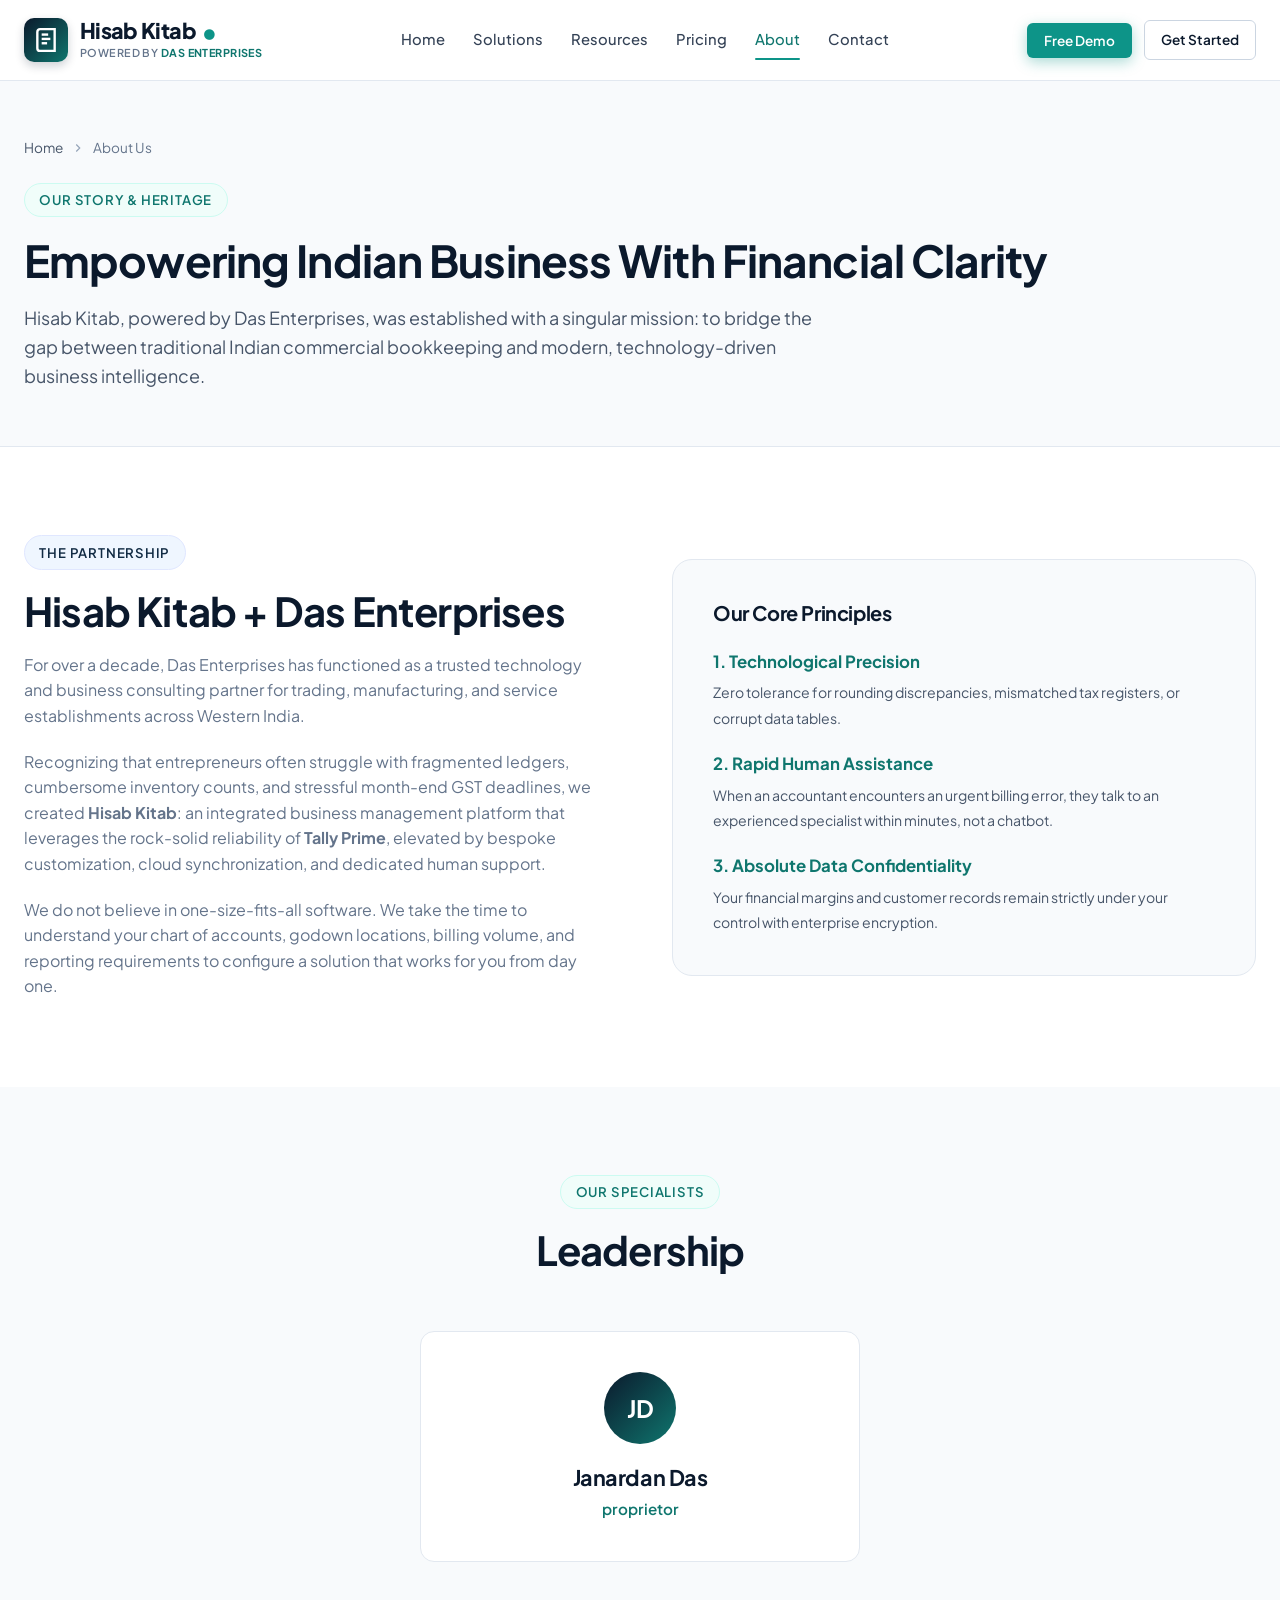
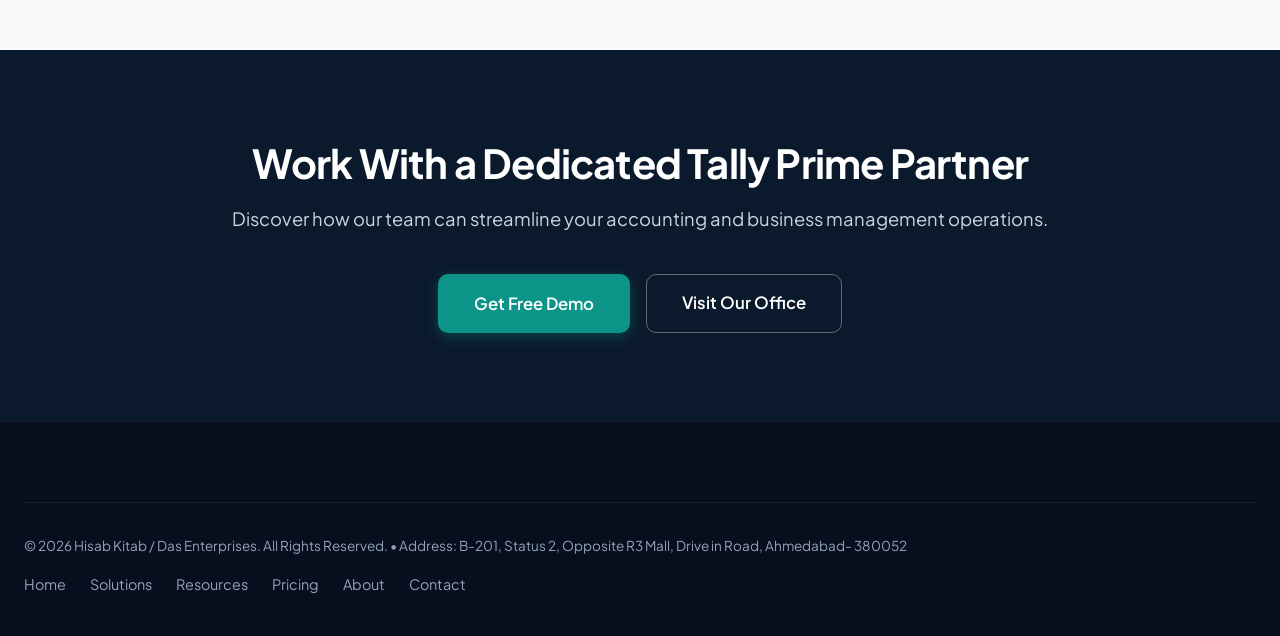
<file: about.html>
<!DOCTYPE html>
<html lang="en">
<head>
  <meta charset="UTF-8">
  <meta name="viewport" content="width=device-width, initial-scale=1.0">
  <title>About Us | Hisab Kitab - Powered by Das Enterprises</title>
  <meta name="description" content="Learn about Hisab Kitab and our strategic partnership with Das Enterprises. Delivering enterprise-grade Tally Prime accounting, GST compliance, and business automation in India.">
  <link rel="icon" type="image/svg+xml" href="data:image/svg+xml,<svg xmlns='http://www.w3.org/2000/svg' viewBox='0 0 32 32'><rect width='32' height='32' rx='8' fill='%230B192C'/><path d='M9 8h4v16H9zm10 0h4v16h-4zm-7 6h4v4h-4z' fill='%2314B8A6'/></svg>">
  <link rel="stylesheet" href="css/style.css">
</head>
<body>

  <!-- HEADER -->
  <header class="site-header">
    <div class="container nav-container">
      <a href="index.html" class="brand-wrapper">
        <div class="brand-logo-icon">
          <svg width="26" height="26" viewBox="0 0 24 24" fill="none" stroke="currentColor" stroke-width="2.2">
            <path d="M4 19.5v-15A2.5 2.5 0 0 1 6.5 2H20v20H6.5a2.5 2.5 0 0 1-2.5-2.5Z"></path>
            <path d="M8 7h6"></path><path d="M8 11h8"></path><path d="M8 15h5"></path>
          </svg>
        </div>
        <div class="brand-text-block">
          <span class="brand-name">Hisab Kitab<span class="accent-dot">•</span></span>
          <span class="brand-partner">Powered by <strong>Das Enterprises</strong></span>
        </div>
      </a>

      <nav class="nav-menu">
        <a href="index.html" class="nav-link">Home</a>
        <a href="solutions.html" class="nav-link">Solutions</a>
        <a href="resources.html" class="nav-link">Resources</a>
        <a href="pricing.html" class="nav-link">Pricing</a>
        <a href="about.html" class="nav-link active">About</a>
        <a href="contact.html" class="nav-link">Contact</a>
      </nav>

      <div class="header-actions">
        <button class="btn btn-primary btn-sm btn-free-demo" data-open-modal="demoModal">Free Demo</button>
        <a href="get-started.html" class="btn btn-outline btn-sm">Get Started</a>
        <button class="mobile-toggle" aria-label="Open Navigation Menu">
          <svg viewBox="0 0 24 24" fill="none" stroke="currentColor" stroke-width="2">
            <line x1="3" y1="12" x2="21" y2="12"></line>
            <line x1="3" y1="6" x2="21" y2="6"></line>
            <line x1="3" y1="18" x2="21" y2="18"></line>
          </svg>
        </button>
      </div>
    </div>
  </header>

  <!-- Mobile Drawer -->
  <div class="drawer-backdrop"></div>
  <aside class="mobile-drawer">
    <div class="drawer-header">
      <div class="brand-text-block">
        <span class="brand-name">Hisab Kitab</span>
        <span class="brand-partner">Powered by <strong>Das Enterprises</strong></span>
      </div>
      <button class="drawer-close" aria-label="Close menu">
        <svg width="24" height="24" viewBox="0 0 24 24" fill="none" stroke="currentColor" stroke-width="2"><line x1="18" y1="6" x2="6" y2="18"></line><line x1="6" y1="6" x2="18" y2="18"></line></svg>
      </button>
    </div>
    <div class="drawer-menu">
      <a href="index.html" class="drawer-link">Home</a>
      <a href="solutions.html" class="drawer-link">Solutions</a>
      <a href="resources.html" class="drawer-link">Resources</a>
      <a href="pricing.html" class="drawer-link">Pricing</a>
      <a href="about.html" class="drawer-link active">About</a>
      <a href="contact.html" class="drawer-link">Contact</a>
    </div>
    <div class="drawer-actions">
      <button class="btn btn-primary btn-free-demo" data-open-modal="demoModal">Get a Free Demo</button>
      <a href="get-started.html" class="btn btn-outline">Get Started</a>
    </div>
  </aside>

  <!-- BREADCRUMBS & HERO -->
  <section class="section-sm bg-light" style="border-bottom: 1px solid var(--slate-200);">
    <div class="container">
      <nav class="breadcrumbs">
        <a href="index.html">Home</a>
        <svg viewBox="0 0 24 24" fill="none" stroke="currentColor" stroke-width="2"><polyline points="9 18 15 12 9 6"></polyline></svg>
        <span>About Us</span>
      </nav>
      <div class="section-badge badge-teal">Our Story &amp; Heritage</div>
      <h1 style="font-size: 2.75rem; margin-bottom: 1rem;">Empowering Indian Business With Financial Clarity</h1>
      <p class="section-subtitle" style="max-width: 800px;">
        Hisab Kitab, powered by Das Enterprises, was established with a singular mission: to bridge the gap between traditional Indian commercial bookkeeping and modern, technology-driven business intelligence.
      </p>
    </div>
  </section>

  <!-- COMPANY STORY -->
  <section class="section bg-white">
    <div class="container">
      <div class="grid-2" style="align-items: center; gap: 4rem;">
        <div>
          <span class="section-badge badge-navy">The Partnership</span>
          <h2 class="section-title">Hisab Kitab + Das Enterprises</h2>
          <p class="text-muted" style="margin-bottom: 1.25rem;">
            For over a decade, Das Enterprises has functioned as a trusted technology and business consulting partner for trading, manufacturing, and service establishments across Western India.
          </p>
          <p class="text-muted" style="margin-bottom: 1.25rem;">
            Recognizing that entrepreneurs often struggle with fragmented ledgers, cumbersome inventory counts, and stressful month-end GST deadlines, we created <strong>Hisab Kitab</strong>: an integrated business management platform that leverages the rock-solid reliability of <strong>Tally Prime</strong>, elevated by bespoke customization, cloud synchronization, and dedicated human support.
          </p>
          <p class="text-muted">
            We do not believe in one-size-fits-all software. We take the time to understand your chart of accounts, godown locations, billing volume, and reporting requirements to configure a solution that works for you from day one.
          </p>
        </div>
        <div style="background: var(--slate-50); border: 1px solid var(--slate-200); border-radius: var(--radius-xl); padding: 2.5rem;">
          <h4 style="color: var(--navy-900); margin-bottom: 1.5rem;">Our Core Principles</h4>
          <div style="display: flex; flex-direction: column; gap: 1.25rem;">
            <div>
              <strong style="color: var(--teal-700); font-size: 1.05rem; display: block; margin-bottom: 0.25rem;">1. Technological Precision</strong>
              <span style="font-size: 0.88rem; color: var(--slate-600);">Zero tolerance for rounding discrepancies, mismatched tax registers, or corrupt data tables.</span>
            </div>
            <div>
              <strong style="color: var(--teal-700); font-size: 1.05rem; display: block; margin-bottom: 0.25rem;">2. Rapid Human Assistance</strong>
              <span style="font-size: 0.88rem; color: var(--slate-600);">When an accountant encounters an urgent billing error, they talk to an experienced specialist within minutes, not a chatbot.</span>
            </div>
            <div>
              <strong style="color: var(--teal-700); font-size: 1.05rem; display: block; margin-bottom: 0.25rem;">3. Absolute Data Confidentiality</strong>
              <span style="font-size: 0.88rem; color: var(--slate-600);">Your financial margins and customer records remain strictly under your control with enterprise encryption.</span>
            </div>
          </div>
        </div>
      </div>
    </div>
  </section>

  <!-- LEADERSHIP & SPECIALISTS -->
  <section class="section bg-light">
    <div class="container">
      <div class="section-header">
        <div class="section-badge badge-teal">Our Specialists</div>
        <h2 class="section-title">Leadership</h2>
      </div>

      <div style="max-width: 440px; margin: 0 auto;">
        <div class="card" style="text-align: center; padding: 2.5rem;">
          <div style="width: 72px; height: 72px; border-radius: 50%; background: linear-gradient(135deg, var(--navy-900), var(--teal-700)); color: white; display: flex; align-items: center; justify-content: center; font-size: 1.5rem; font-weight: 700; margin: 0 auto 1.25rem auto;">
            JD
          </div>
          <h3 style="margin-bottom: 0.35rem; font-size: 1.35rem;">Janardan Das</h3>
          <div style="color: var(--teal-700); font-size: 0.95rem; font-weight: 600;">proprietor</div>
        </div>
      </div>
    </div>
  </section>

  <!-- CTA -->
  <section class="section bg-navy" style="text-align: center;">
    <div class="container container-narrow">
      <h2 style="color: white; margin-bottom: 1rem;">Work With a Dedicated Tally Prime Partner</h2>
      <p style="color: var(--slate-300); font-size: 1.15rem; margin-bottom: 2.5rem;">
        Discover how our team can streamline your accounting and business management operations.
      </p>
      <div style="display: flex; justify-content: center; gap: 1rem; flex-wrap: wrap;">
        <button class="btn btn-primary btn-lg btn-free-demo" data-open-modal="demoModal">Get Free Demo</button>
        <a href="contact.html" class="btn btn-outline-white btn-lg">Visit Our Office</a>
      </div>
    </div>
  </section>

  <!-- FOOTER -->
  <footer class="site-footer">
    <div class="container">
      <div class="footer-bottom">
        <div>
          © 2026 Hisab Kitab / Das Enterprises. All Rights Reserved. &bull; Address: B-201, Status 2, Opposite R3 Mall, Drive in Road, Ahmedabad- 380052
        </div>
        <div class="footer-links" style="flex-direction: row; gap: 1.5rem;">
          <a href="index.html">Home</a>
          <a href="solutions.html">Solutions</a>
          <a href="resources.html">Resources</a>
          <a href="pricing.html">Pricing</a>
          <a href="about.html">About</a>
          <a href="contact.html">Contact</a>
        </div>
      </div>
    </div>
  </footer>

  <!-- MODAL -->
  <div class="modal-overlay" id="demoModal" role="dialog" aria-modal="true">
    <div class="modal-card">
      <button class="modal-close" aria-label="Close modal">
        <svg width="18" height="18" viewBox="0 0 24 24" fill="none" stroke="currentColor" stroke-width="2"><line x1="18" y1="6" x2="6" y2="18"></line><line x1="6" y1="6" x2="18" y2="18"></line></svg>
      </button>
      <span class="section-badge badge-teal">Live Demonstration</span>
      <h3 style="font-size: 1.45rem; margin-bottom: 0.5rem;">Request a Free Tally Prime Demo</h3>
      <form id="modalDemoForm">
        <div class="form-group"><label class="form-label">Full Name *</label><input type="text" class="form-control" required></div>
        <div class="form-group"><label class="form-label">Business Name *</label><input type="text" class="form-control" required></div>
        <div class="form-group"><label class="form-label">Phone Number *</label><input type="tel" name="phone" class="form-control" required></div>
        <button type="submit" class="btn btn-primary" style="width: 100%;">Schedule Free Demo</button>
      </form>
    </div>
  </div>

  <script src="js/main.js"></script>
</body>
</html>
</file>
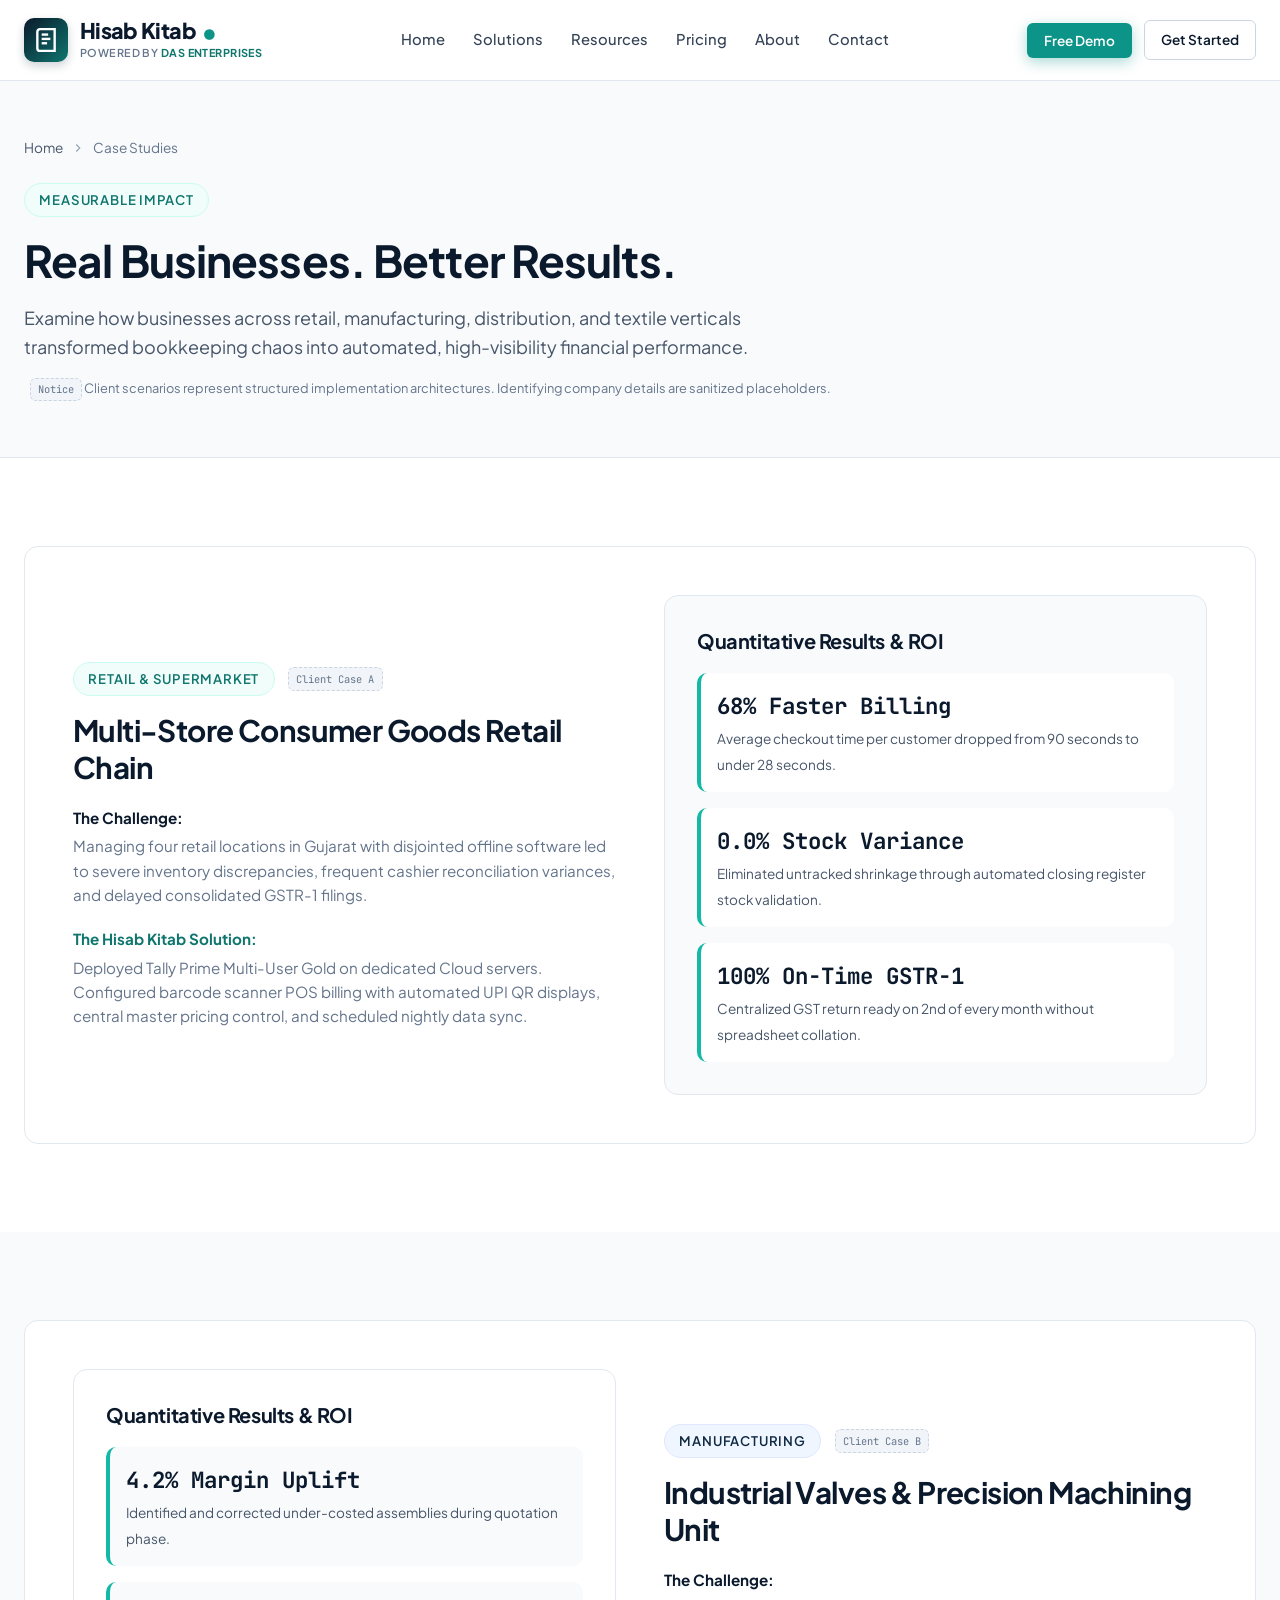
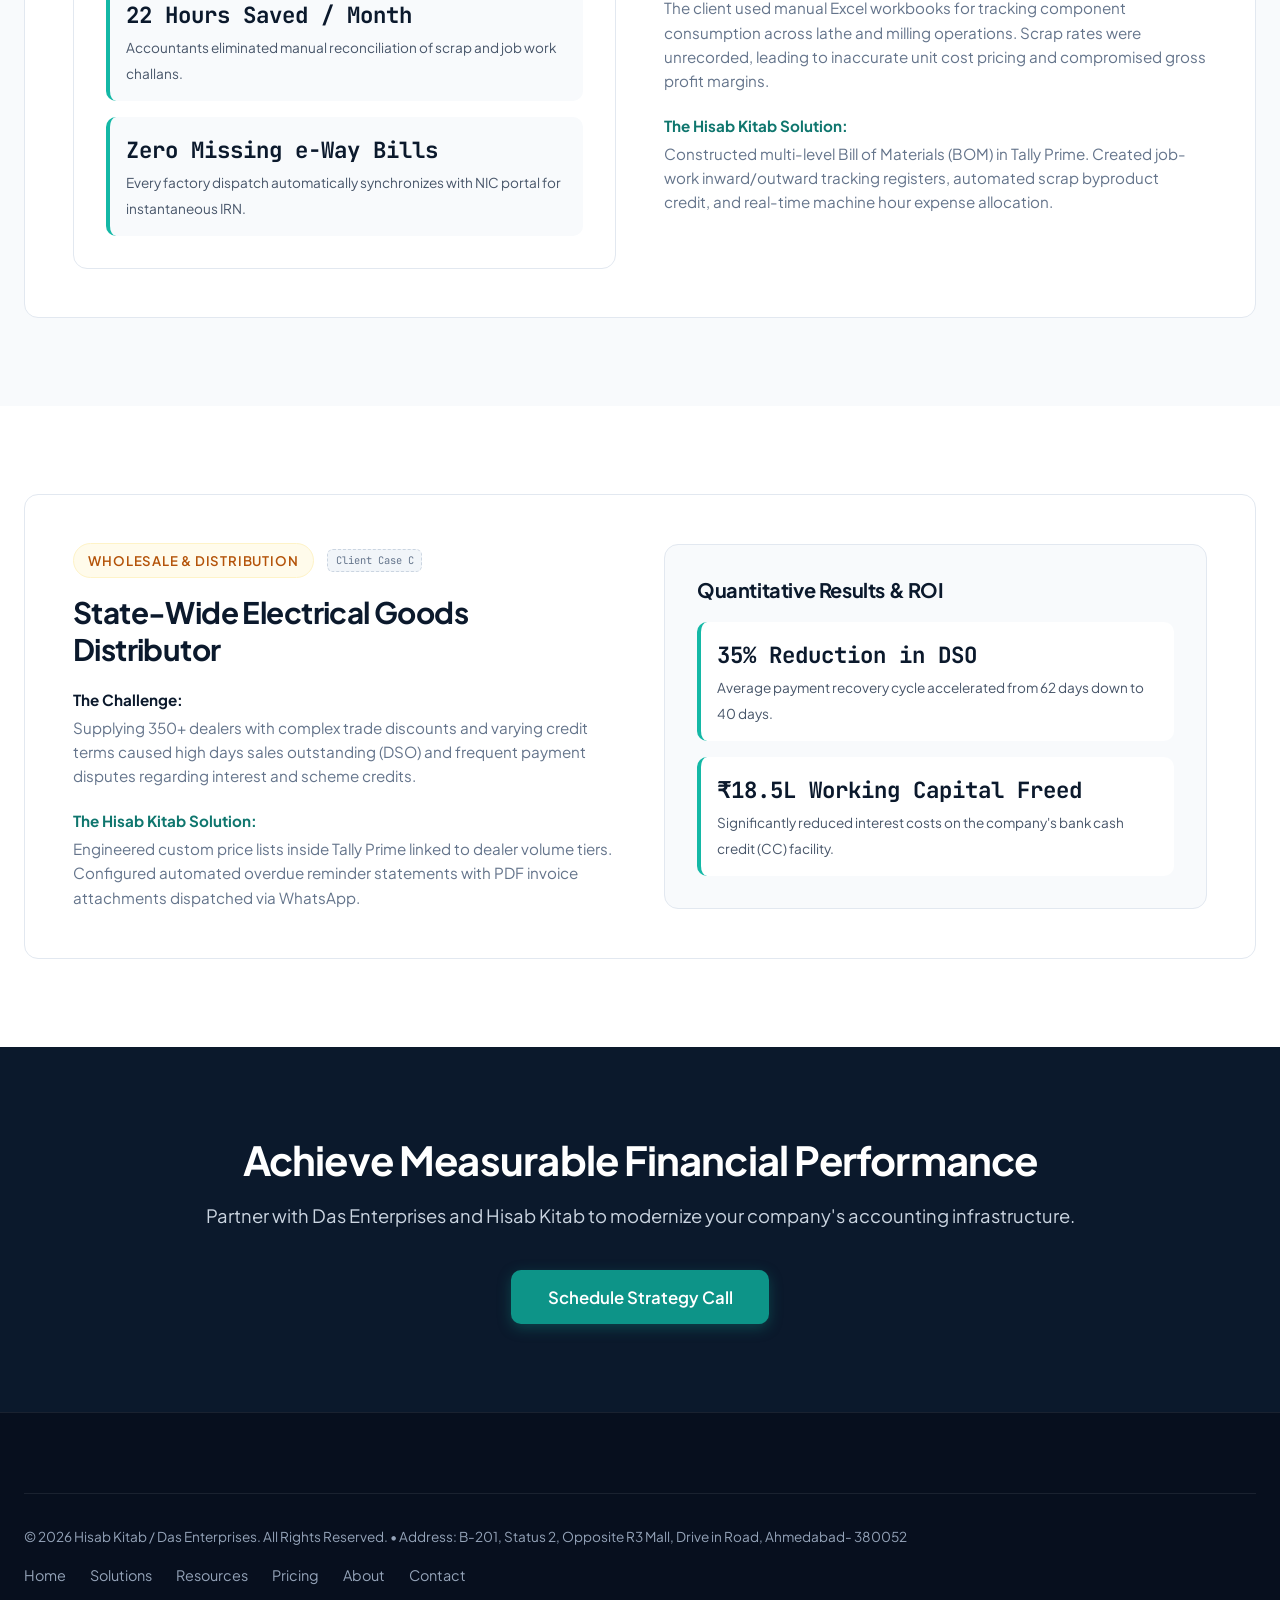
<file: case-studies.html>
<!DOCTYPE html>
<html lang="en">
<head>
  <meta charset="UTF-8">
  <meta name="viewport" content="width=device-width, initial-scale=1.0">
  <title>Case Studies &amp; Proven Results | Hisab Kitab - Powered by Das Enterprises</title>
  <meta name="description" content="Read real-world transformation stories of Indian retail chains, engineering manufacturers, and distributors using Hisab Kitab's Tally Prime implementations.">
  <link rel="icon" type="image/svg+xml" href="data:image/svg+xml,<svg xmlns='http://www.w3.org/2000/svg' viewBox='0 0 32 32'><rect width='32' height='32' rx='8' fill='%230B192C'/><path d='M9 8h4v16H9zm10 0h4v16h-4zm-7 6h4v4h-4z' fill='%2314B8A6'/></svg>">
  <link rel="stylesheet" href="css/style.css">
</head>
<body>

  <!-- HEADER -->
  <header class="site-header">
    <div class="container nav-container">
      <a href="index.html" class="brand-wrapper">
        <div class="brand-logo-icon">
          <svg width="26" height="26" viewBox="0 0 24 24" fill="none" stroke="currentColor" stroke-width="2.2">
            <path d="M4 19.5v-15A2.5 2.5 0 0 1 6.5 2H20v20H6.5a2.5 2.5 0 0 1-2.5-2.5Z"></path>
            <path d="M8 7h6"></path><path d="M8 11h8"></path><path d="M8 15h5"></path>
          </svg>
        </div>
        <div class="brand-text-block">
          <span class="brand-name">Hisab Kitab<span class="accent-dot">•</span></span>
          <span class="brand-partner">Powered by <strong>Das Enterprises</strong></span>
        </div>
      </a>

      <nav class="nav-menu">
        <a href="index.html" class="nav-link">Home</a>
        <a href="solutions.html" class="nav-link">Solutions</a>
        <a href="resources.html" class="nav-link">Resources</a>
        <a href="pricing.html" class="nav-link">Pricing</a>
        <a href="about.html" class="nav-link">About</a>
        <a href="contact.html" class="nav-link">Contact</a>
      </nav>

      <div class="header-actions">
        <button class="btn btn-primary btn-sm btn-free-demo" data-open-modal="demoModal">Free Demo</button>
        <a href="get-started.html" class="btn btn-outline btn-sm">Get Started</a>
        <button class="mobile-toggle" aria-label="Open Navigation Menu">
          <svg viewBox="0 0 24 24" fill="none" stroke="currentColor" stroke-width="2">
            <line x1="3" y1="12" x2="21" y2="12"></line>
            <line x1="3" y1="6" x2="21" y2="6"></line>
            <line x1="3" y1="18" x2="21" y2="18"></line>
          </svg>
        </button>
      </div>
    </div>
  </header>

  <!-- Mobile Drawer -->
  <div class="drawer-backdrop"></div>
  <aside class="mobile-drawer">
    <div class="drawer-header">
      <div class="brand-text-block">
        <span class="brand-name">Hisab Kitab</span>
        <span class="brand-partner">Powered by <strong>Das Enterprises</strong></span>
      </div>
      <button class="drawer-close" aria-label="Close menu">
        <svg width="24" height="24" viewBox="0 0 24 24" fill="none" stroke="currentColor" stroke-width="2"><line x1="18" y1="6" x2="6" y2="18"></line><line x1="6" y1="6" x2="18" y2="18"></line></svg>
      </button>
    </div>
    <div class="drawer-menu">
      <a href="index.html" class="drawer-link">Home</a>
      <a href="solutions.html" class="drawer-link">Solutions</a>
      <a href="resources.html" class="drawer-link">Resources</a>
      <a href="pricing.html" class="drawer-link">Pricing</a>
      <a href="about.html" class="drawer-link">About</a>
      <a href="contact.html" class="drawer-link">Contact</a>
    </div>
    <div class="drawer-actions">
      <button class="btn btn-primary btn-free-demo" data-open-modal="demoModal">Get a Free Demo</button>
      <a href="get-started.html" class="btn btn-outline">Get Started</a>
    </div>
  </aside>

  <!-- BREADCRUMBS & HERO -->
  <section class="section-sm bg-light" style="border-bottom: 1px solid var(--slate-200);">
    <div class="container">
      <nav class="breadcrumbs">
        <a href="index.html">Home</a>
        <svg viewBox="0 0 24 24" fill="none" stroke="currentColor" stroke-width="2"><polyline points="9 18 15 12 9 6"></polyline></svg>
        <span>Case Studies</span>
      </nav>
      <div class="section-badge badge-teal">Measurable Impact</div>
      <h1 style="font-size: 2.75rem; margin-bottom: 1rem;">Real Businesses. Better Results.</h1>
      <p class="section-subtitle" style="max-width: 800px;">
        Examine how businesses across retail, manufacturing, distribution, and textile verticals transformed bookkeeping chaos into automated, high-visibility financial performance.
      </p>
      <div style="font-size: 0.8rem; color: var(--slate-500); margin-top: 1rem;">
        <span class="editable-badge">Notice</span> Client scenarios represent structured implementation architectures. Identifying company details are sanitized placeholders.
      </div>
    </div>
  </section>

  <!-- CASE STUDY 1: RETAIL -->
  <section class="section bg-white">
    <div class="container">
      <div class="card" style="padding: 3rem;">
        <div class="grid-2" style="gap: 3rem; align-items: center;">
          <div>
            <div style="display: flex; gap: 0.5rem; align-items: center; margin-bottom: 1rem;">
              <span class="section-badge badge-teal" style="margin-bottom: 0;">Retail &amp; Supermarket</span>
              <span class="editable-badge">Client Case A</span>
            </div>
            <h2 style="font-size: 1.85rem; margin-bottom: 1.25rem;">Multi-Store Consumer Goods Retail Chain</h2>
            <div style="display: flex; flex-direction: column; gap: 1.25rem; font-size: 0.95rem;">
              <div>
                <strong style="color: var(--navy-900); display: block; margin-bottom: 0.25rem;">The Challenge:</strong>
                <p class="text-muted">Managing four retail locations in Gujarat with disjointed offline software led to severe inventory discrepancies, frequent cashier reconciliation variances, and delayed consolidated GSTR-1 filings.</p>
              </div>
              <div>
                <strong style="color: var(--teal-700); display: block; margin-bottom: 0.25rem;">The Hisab Kitab Solution:</strong>
                <p class="text-muted">Deployed Tally Prime Multi-User Gold on dedicated Cloud servers. Configured barcode scanner POS billing with automated UPI QR displays, central master pricing control, and scheduled nightly data sync.</p>
              </div>
            </div>
          </div>

          <div style="background: var(--slate-50); border: 1px solid var(--slate-200); border-radius: var(--radius-lg); padding: 2rem;">
            <h4 style="color: var(--navy-900); margin-bottom: 1.25rem;">Quantitative Results &amp; ROI</h4>
            <div style="display: flex; flex-direction: column; gap: 1rem;">
              <div style="background: white; padding: 1rem; border-radius: var(--radius-md); border-left: 4px solid var(--teal-500);">
                <strong style="font-size: 1.4rem; color: var(--navy-900); font-family: var(--font-mono); display: block;">68% Faster Billing</strong>
                <span style="font-size: 0.85rem; color: var(--slate-600);">Average checkout time per customer dropped from 90 seconds to under 28 seconds.</span>
              </div>
              <div style="background: white; padding: 1rem; border-radius: var(--radius-md); border-left: 4px solid var(--teal-500);">
                <strong style="font-size: 1.4rem; color: var(--navy-900); font-family: var(--font-mono); display: block;">0.0% Stock Variance</strong>
                <span style="font-size: 0.85rem; color: var(--slate-600);">Eliminated untracked shrinkage through automated closing register stock validation.</span>
              </div>
              <div style="background: white; padding: 1rem; border-radius: var(--radius-md); border-left: 4px solid var(--teal-500);">
                <strong style="font-size: 1.4rem; color: var(--navy-900); font-family: var(--font-mono); display: block;">100% On-Time GSTR-1</strong>
                <span style="font-size: 0.85rem; color: var(--slate-600);">Centralized GST return ready on 2nd of every month without spreadsheet collation.</span>
              </div>
            </div>
          </div>
        </div>
      </div>
    </div>
  </section>

  <!-- CASE STUDY 2: MANUFACTURING -->
  <section class="section bg-light">
    <div class="container">
      <div class="card" style="padding: 3rem;">
        <div class="grid-2" style="gap: 3rem; align-items: center;">
          <div style="order: 2;">
            <div style="display: flex; gap: 0.5rem; align-items: center; margin-bottom: 1rem;">
              <span class="section-badge badge-navy" style="margin-bottom: 0;">Manufacturing</span>
              <span class="editable-badge">Client Case B</span>
            </div>
            <h2 style="font-size: 1.85rem; margin-bottom: 1.25rem;">Industrial Valves &amp; Precision Machining Unit</h2>
            <div style="display: flex; flex-direction: column; gap: 1.25rem; font-size: 0.95rem;">
              <div>
                <strong style="color: var(--navy-900); display: block; margin-bottom: 0.25rem;">The Challenge:</strong>
                <p class="text-muted">The client used manual Excel workbooks for tracking component consumption across lathe and milling operations. Scrap rates were unrecorded, leading to inaccurate unit cost pricing and compromised gross profit margins.</p>
              </div>
              <div>
                <strong style="color: var(--teal-700); display: block; margin-bottom: 0.25rem;">The Hisab Kitab Solution:</strong>
                <p class="text-muted">Constructed multi-level Bill of Materials (BOM) in Tally Prime. Created job-work inward/outward tracking registers, automated scrap byproduct credit, and real-time machine hour expense allocation.</p>
              </div>
            </div>
          </div>

          <div style="order: 1; background: white; border: 1px solid var(--slate-200); border-radius: var(--radius-lg); padding: 2rem;">
            <h4 style="color: var(--navy-900); margin-bottom: 1.25rem;">Quantitative Results &amp; ROI</h4>
            <div style="display: flex; flex-direction: column; gap: 1rem;">
              <div style="background: var(--slate-50); padding: 1rem; border-radius: var(--radius-md); border-left: 4px solid var(--teal-500);">
                <strong style="font-size: 1.4rem; color: var(--navy-900); font-family: var(--font-mono); display: block;">4.2% Margin Uplift</strong>
                <span style="font-size: 0.85rem; color: var(--slate-600);">Identified and corrected under-costed assemblies during quotation phase.</span>
              </div>
              <div style="background: var(--slate-50); border-radius: var(--radius-md); padding: 1rem; border-left: 4px solid var(--teal-500);">
                <strong style="font-size: 1.4rem; color: var(--navy-900); font-family: var(--font-mono); display: block;">22 Hours Saved / Month</strong>
                <span style="font-size: 0.85rem; color: var(--slate-600);">Accountants eliminated manual reconciliation of scrap and job work challans.</span>
              </div>
              <div style="background: var(--slate-50); border-radius: var(--radius-md); padding: 1rem; border-left: 4px solid var(--teal-500);">
                <strong style="font-size: 1.4rem; color: var(--navy-900); font-family: var(--font-mono); display: block;">Zero Missing e-Way Bills</strong>
                <span style="font-size: 0.85rem; color: var(--slate-600);">Every factory dispatch automatically synchronizes with NIC portal for instantaneous IRN.</span>
              </div>
            </div>
          </div>
        </div>
      </div>
    </div>
  </section>

  <!-- CASE STUDY 3: WHOLESALE TRADING -->
  <section class="section bg-white">
    <div class="container">
      <div class="card" style="padding: 3rem;">
        <div class="grid-2" style="gap: 3rem; align-items: center;">
          <div>
            <div style="display: flex; gap: 0.5rem; align-items: center; margin-bottom: 1rem;">
              <span class="section-badge badge-gold" style="margin-bottom: 0;">Wholesale &amp; Distribution</span>
              <span class="editable-badge">Client Case C</span>
            </div>
            <h2 style="font-size: 1.85rem; margin-bottom: 1.25rem;">State-Wide Electrical Goods Distributor</h2>
            <div style="display: flex; flex-direction: column; gap: 1.25rem; font-size: 0.95rem;">
              <div>
                <strong style="color: var(--navy-900); display: block; margin-bottom: 0.25rem;">The Challenge:</strong>
                <p class="text-muted">Supplying 350+ dealers with complex trade discounts and varying credit terms caused high days sales outstanding (DSO) and frequent payment disputes regarding interest and scheme credits.</p>
              </div>
              <div>
                <strong style="color: var(--teal-700); display: block; margin-bottom: 0.25rem;">The Hisab Kitab Solution:</strong>
                <p class="text-muted">Engineered custom price lists inside Tally Prime linked to dealer volume tiers. Configured automated overdue reminder statements with PDF invoice attachments dispatched via WhatsApp.</p>
              </div>
            </div>
          </div>

          <div style="background: var(--slate-50); border: 1px solid var(--slate-200); border-radius: var(--radius-lg); padding: 2rem;">
            <h4 style="color: var(--navy-900); margin-bottom: 1.25rem;">Quantitative Results &amp; ROI</h4>
            <div style="display: flex; flex-direction: column; gap: 1rem;">
              <div style="background: white; padding: 1rem; border-radius: var(--radius-md); border-left: 4px solid var(--teal-500);">
                <strong style="font-size: 1.4rem; color: var(--navy-900); font-family: var(--font-mono); display: block;">35% Reduction in DSO</strong>
                <span style="font-size: 0.85rem; color: var(--slate-600);">Average payment recovery cycle accelerated from 62 days down to 40 days.</span>
              </div>
              <div style="background: white; padding: 1rem; border-radius: var(--radius-md); border-left: 4px solid var(--teal-500);">
                <strong style="font-size: 1.4rem; color: var(--navy-900); font-family: var(--font-mono); display: block;">₹18.5L Working Capital Freed</strong>
                <span style="font-size: 0.85rem; color: var(--slate-600);">Significantly reduced interest costs on the company's bank cash credit (CC) facility.</span>
              </div>
            </div>
          </div>
        </div>
      </div>
    </div>
  </section>

  <!-- CTA -->
  <section class="section bg-navy" style="text-align: center;">
    <div class="container container-narrow">
      <h2 style="color: white; margin-bottom: 1rem;">Achieve Measurable Financial Performance</h2>
      <p style="color: var(--slate-300); font-size: 1.15rem; margin-bottom: 2.5rem;">
        Partner with Das Enterprises and Hisab Kitab to modernize your company's accounting infrastructure.
      </p>
      <button class="btn btn-primary btn-lg btn-free-demo" data-open-modal="demoModal">Schedule Strategy Call</button>
    </div>
  </section>

  <!-- FOOTER -->
  <footer class="site-footer">
    <div class="container">
      <div class="footer-bottom">
        <div>© 2026 Hisab Kitab / Das Enterprises. All Rights Reserved. &bull; Address: B-201, Status 2, Opposite R3 Mall, Drive in Road, Ahmedabad- 380052</div>
        <div class="footer-links" style="flex-direction: row; gap: 1.5rem;">
          <a href="index.html">Home</a>
          <a href="solutions.html">Solutions</a>
          <a href="resources.html">Resources</a>
          <a href="pricing.html">Pricing</a>
          <a href="about.html">About</a>
          <a href="contact.html">Contact</a>
        </div>
      </div>
    </div>
  </footer>

  <!-- MODAL -->
  <div class="modal-overlay" id="demoModal" role="dialog" aria-modal="true">
    <div class="modal-card">
      <button class="modal-close" aria-label="Close modal">
        <svg width="18" height="18" viewBox="0 0 24 24" fill="none" stroke="currentColor" stroke-width="2"><line x1="18" y1="6" x2="6" y2="18"></line><line x1="6" y1="6" x2="18" y2="18"></line></svg>
      </button>
      <span class="section-badge badge-teal">Case Study Inquiry</span>
      <h3 style="font-size: 1.45rem; margin-bottom: 0.5rem;">Request a Free Consultation</h3>
      <form id="modalDemoForm">
        <div class="form-group"><label class="form-label">Full Name *</label><input type="text" class="form-control" required></div>
        <div class="form-group"><label class="form-label">Business Name *</label><input type="text" class="form-control" required></div>
        <div class="form-group"><label class="form-label">Phone Number *</label><input type="tel" name="phone" class="form-control" required></div>
        <button type="submit" class="btn btn-primary" style="width: 100%;">Connect with Specialist</button>
      </form>
    </div>
  </div>

  <script src="js/main.js"></script>
</body>
</html>
</file>
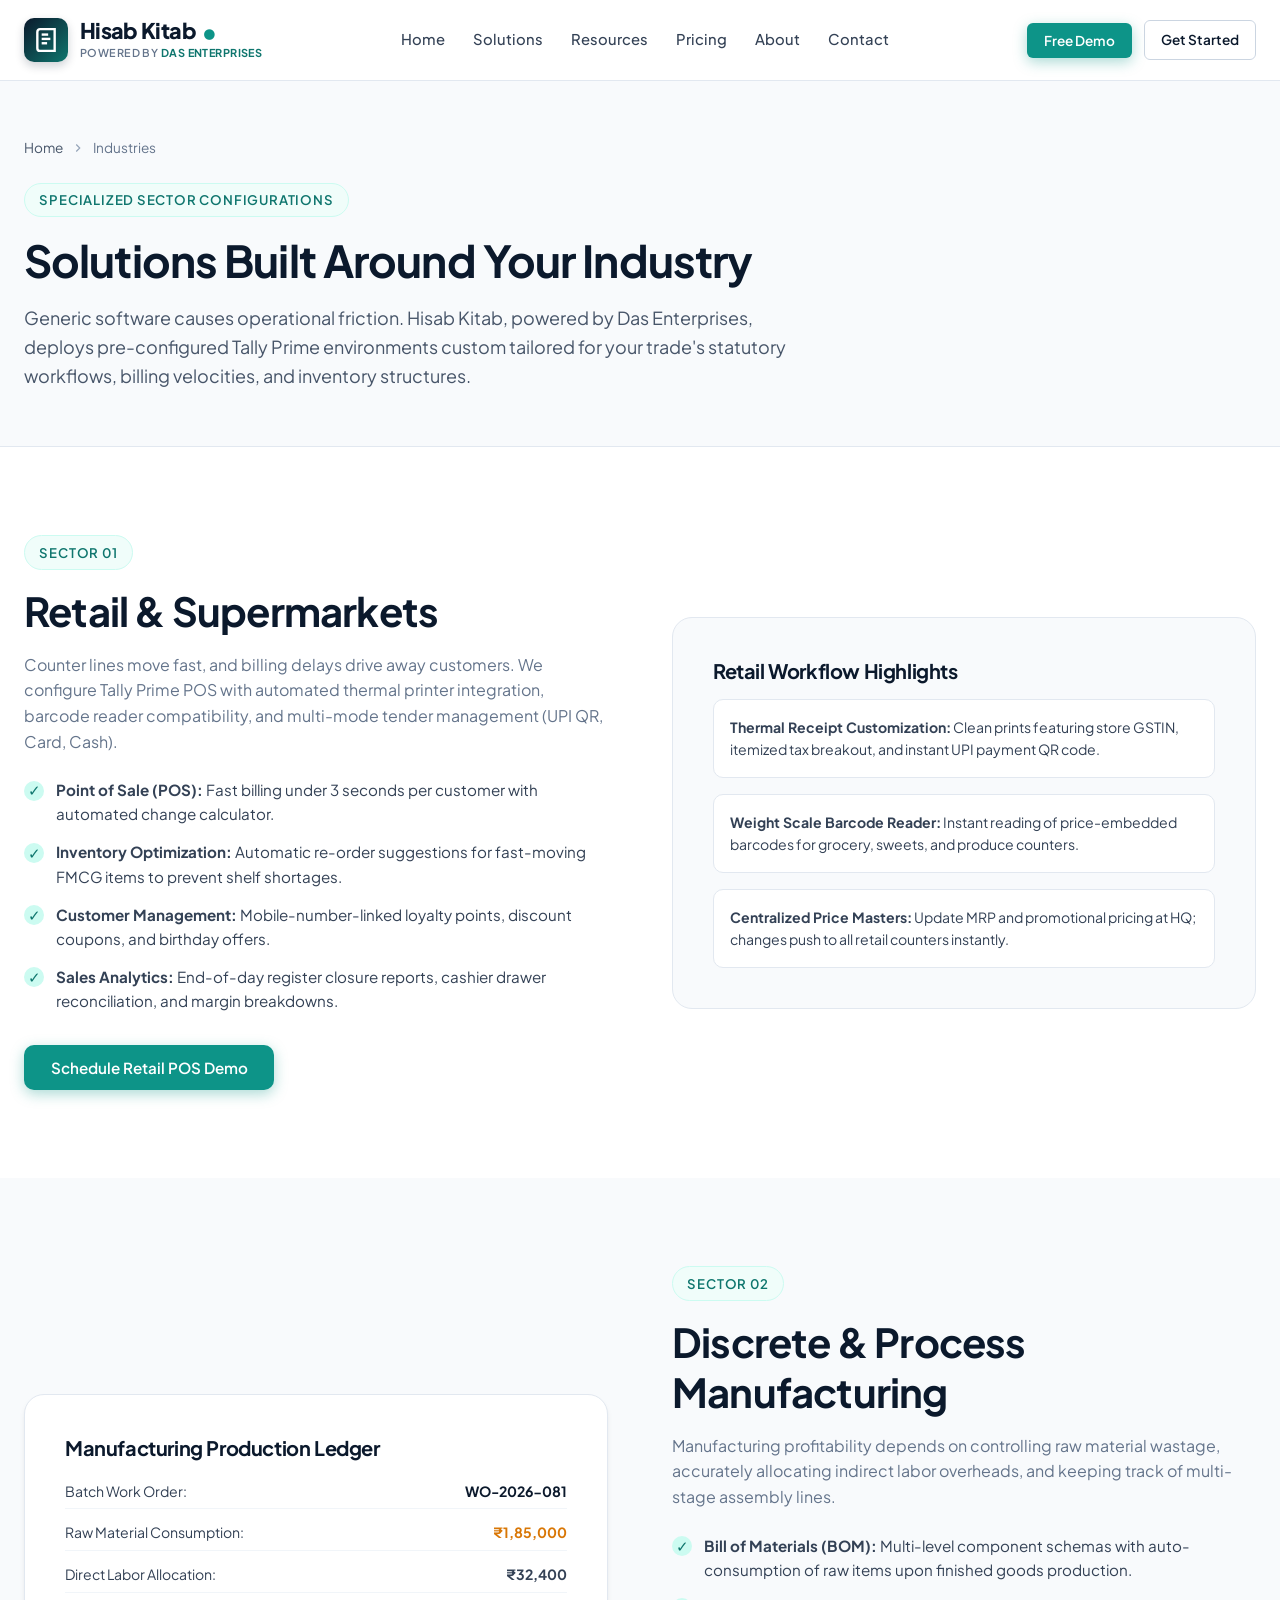
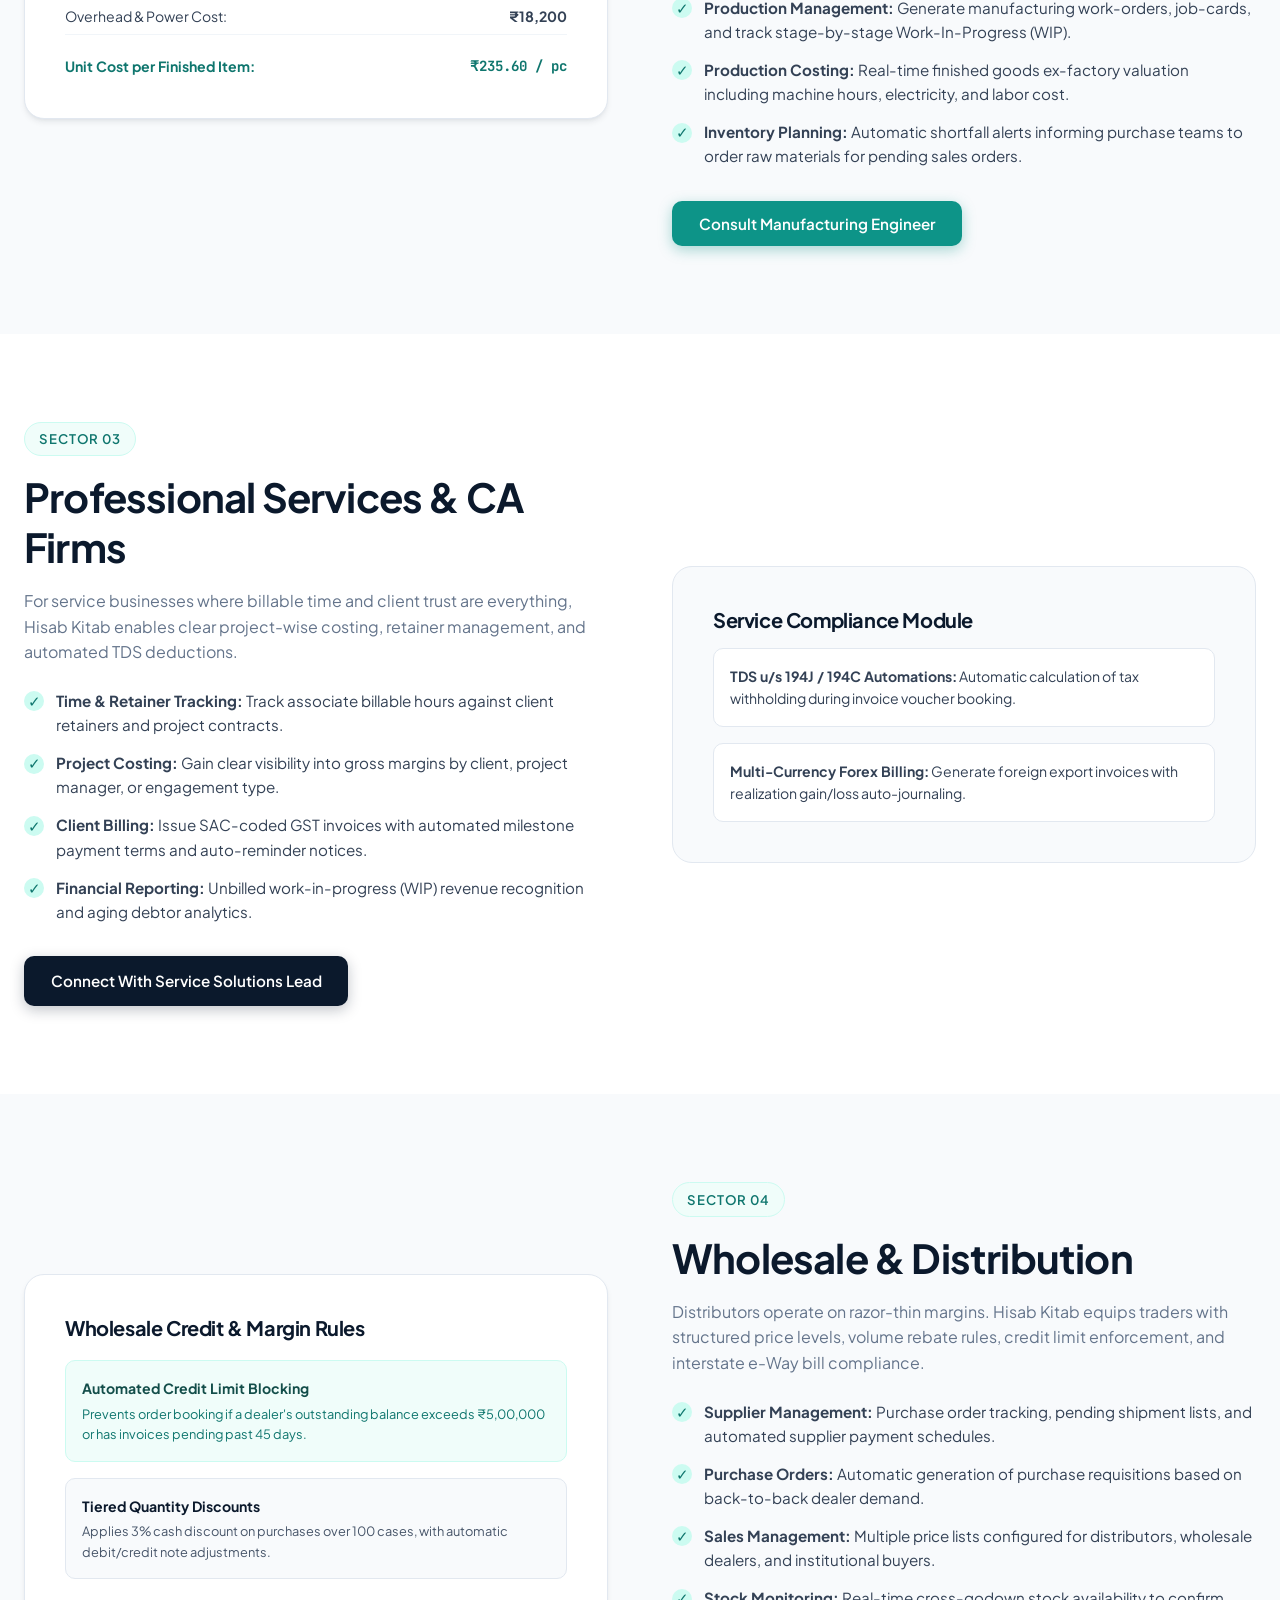
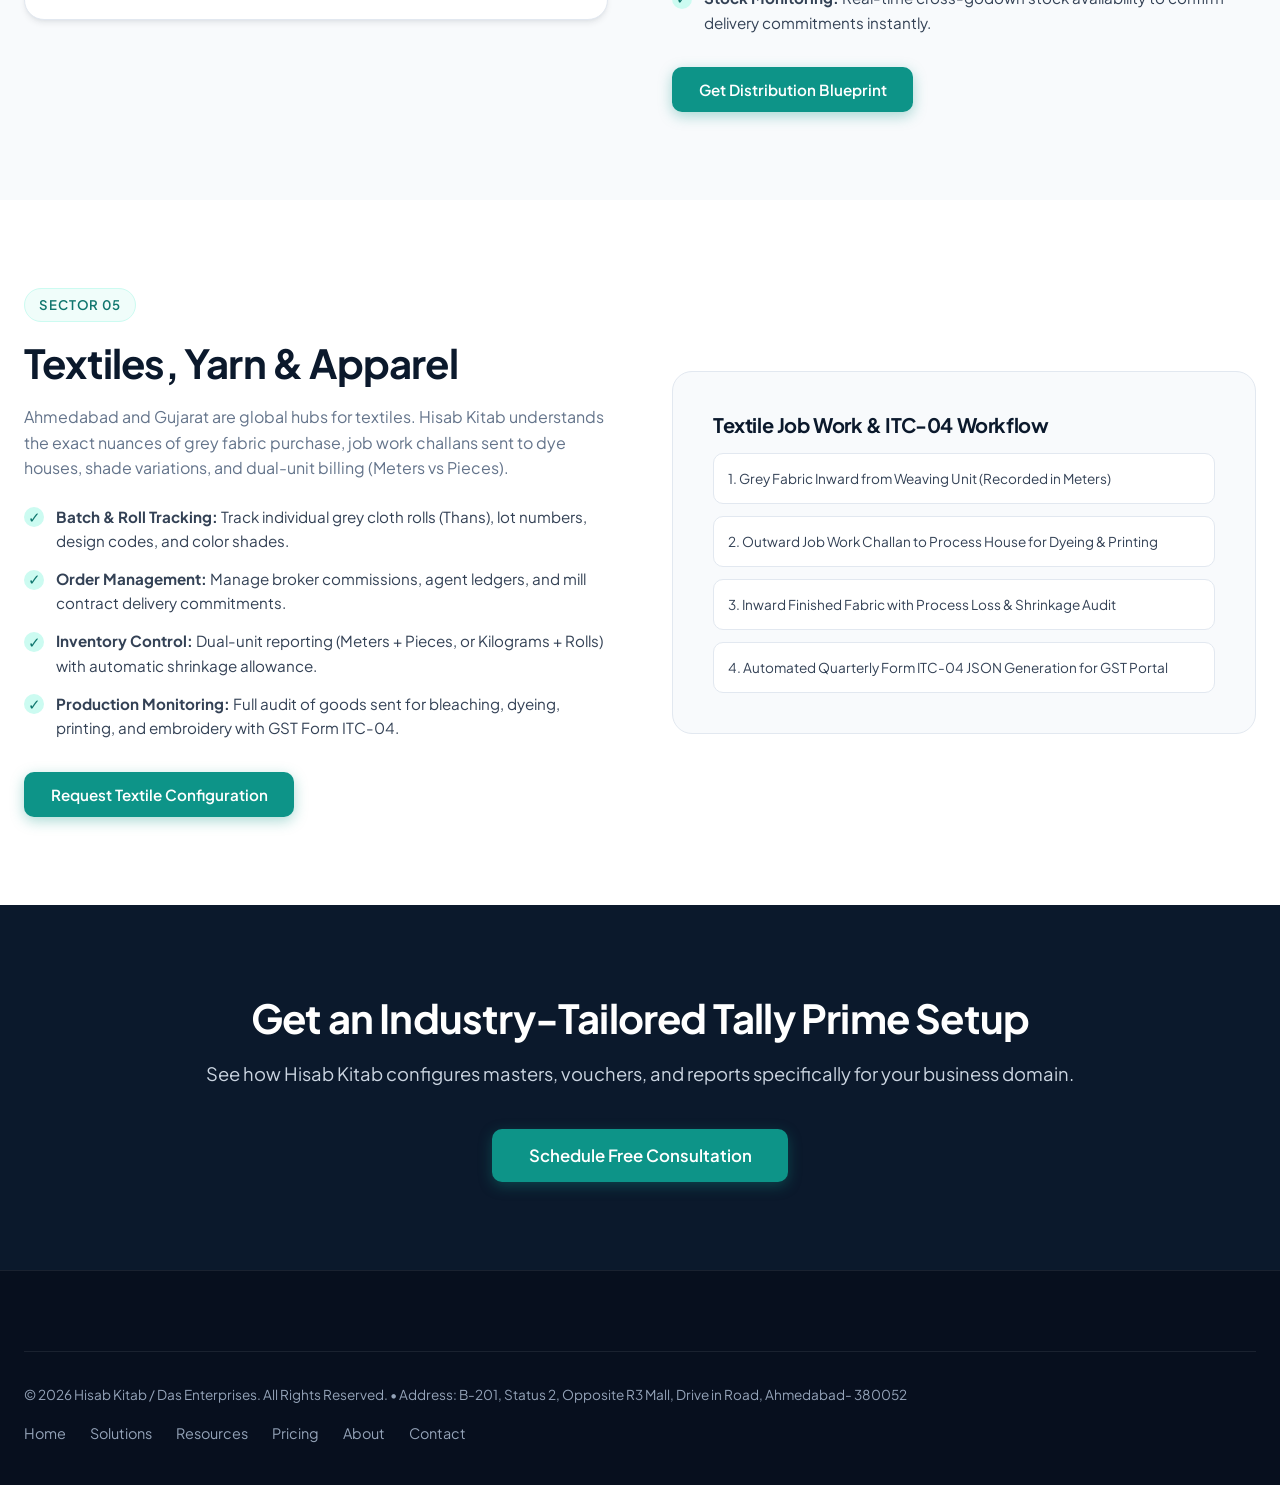
<file: industries.html>
<!DOCTYPE html>
<html lang="en">
<head>
  <meta charset="UTF-8">
  <meta name="viewport" content="width=device-width, initial-scale=1.0">
  <title>Industry Solutions | Hisab Kitab - Powered by Das Enterprises</title>
  <meta name="description" content="Tailored Tally Prime accounting and ERP configurations for Retail, Manufacturing, Services, Wholesale Trading, and Textiles in India.">
  <link rel="icon" type="image/svg+xml" href="data:image/svg+xml,<svg xmlns='http://www.w3.org/2000/svg' viewBox='0 0 32 32'><rect width='32' height='32' rx='8' fill='%230B192C'/><path d='M9 8h4v16H9zm10 0h4v16h-4zm-7 6h4v4h-4z' fill='%2314B8A6'/></svg>">
  <link rel="stylesheet" href="css/style.css">
</head>
<body>

  <!-- HEADER -->
  <header class="site-header">
    <div class="container nav-container">
      <a href="index.html" class="brand-wrapper">
        <div class="brand-logo-icon">
          <svg width="26" height="26" viewBox="0 0 24 24" fill="none" stroke="currentColor" stroke-width="2.2">
            <path d="M4 19.5v-15A2.5 2.5 0 0 1 6.5 2H20v20H6.5a2.5 2.5 0 0 1-2.5-2.5Z"></path>
            <path d="M8 7h6"></path><path d="M8 11h8"></path><path d="M8 15h5"></path>
          </svg>
        </div>
        <div class="brand-text-block">
          <span class="brand-name">Hisab Kitab<span class="accent-dot">•</span></span>
          <span class="brand-partner">Powered by <strong>Das Enterprises</strong></span>
        </div>
      </a>

      <nav class="nav-menu">
        <a href="index.html" class="nav-link">Home</a>
        <a href="solutions.html" class="nav-link">Solutions</a>
        <a href="resources.html" class="nav-link">Resources</a>
        <a href="pricing.html" class="nav-link">Pricing</a>
        <a href="about.html" class="nav-link">About</a>
        <a href="contact.html" class="nav-link">Contact</a>
      </nav>

      <div class="header-actions">
        <button class="btn btn-primary btn-sm btn-free-demo" data-open-modal="demoModal">Free Demo</button>
        <a href="get-started.html" class="btn btn-outline btn-sm">Get Started</a>
        <button class="mobile-toggle" aria-label="Open Navigation Menu">
          <svg viewBox="0 0 24 24" fill="none" stroke="currentColor" stroke-width="2">
            <line x1="3" y1="12" x2="21" y2="12"></line>
            <line x1="3" y1="6" x2="21" y2="6"></line>
            <line x1="3" y1="18" x2="21" y2="18"></line>
          </svg>
        </button>
      </div>
    </div>
  </header>

  <!-- Mobile Drawer -->
  <div class="drawer-backdrop"></div>
  <aside class="mobile-drawer">
    <div class="drawer-header">
      <div class="brand-text-block">
        <span class="brand-name">Hisab Kitab</span>
        <span class="brand-partner">Powered by <strong>Das Enterprises</strong></span>
      </div>
      <button class="drawer-close" aria-label="Close menu">
        <svg width="24" height="24" viewBox="0 0 24 24" fill="none" stroke="currentColor" stroke-width="2"><line x1="18" y1="6" x2="6" y2="18"></line><line x1="6" y1="6" x2="18" y2="18"></line></svg>
      </button>
    </div>
    <div class="drawer-menu">
      <a href="index.html" class="drawer-link">Home</a>
      <a href="solutions.html" class="drawer-link">Solutions</a>
      <a href="resources.html" class="drawer-link">Resources</a>
      <a href="pricing.html" class="drawer-link">Pricing</a>
      <a href="about.html" class="drawer-link">About</a>
      <a href="contact.html" class="drawer-link">Contact</a>
    </div>
    <div class="drawer-actions">
      <button class="btn btn-primary btn-free-demo" data-open-modal="demoModal">Get a Free Demo</button>
      <a href="get-started.html" class="btn btn-outline">Get Started</a>
    </div>
  </aside>

  <!-- BREADCRUMBS & HERO -->
  <section class="section-sm bg-light" style="border-bottom: 1px solid var(--slate-200);">
    <div class="container">
      <nav class="breadcrumbs">
        <a href="index.html">Home</a>
        <svg viewBox="0 0 24 24" fill="none" stroke="currentColor" stroke-width="2"><polyline points="9 18 15 12 9 6"></polyline></svg>
        <span>Industries</span>
      </nav>
      <div class="section-badge badge-teal">Specialized Sector Configurations</div>
      <h1 style="font-size: 2.75rem; margin-bottom: 1rem;">Solutions Built Around Your Industry</h1>
      <p class="section-subtitle" style="max-width: 800px;">
        Generic software causes operational friction. Hisab Kitab, powered by Das Enterprises, deploys pre-configured Tally Prime environments custom tailored for your trade's statutory workflows, billing velocities, and inventory structures.
      </p>
    </div>
  </section>

  <!-- SECTOR 1: RETAIL -->
  <section class="section bg-white" id="retail">
    <div class="container">
      <div class="grid-2" style="align-items: center; gap: 4rem;">
        <div>
          <span class="section-badge badge-teal">Sector 01</span>
          <h2 class="section-title">Retail &amp; Supermarkets</h2>
          <p class="text-muted" style="margin-bottom: 1.5rem;">
            Counter lines move fast, and billing delays drive away customers. We configure Tally Prime POS with automated thermal printer integration, barcode reader compatibility, and multi-mode tender management (UPI QR, Card, Cash).
          </p>
          <div class="feature-list" style="margin-bottom: 2rem;">
            <div class="feature-item"><div class="feature-check">✓</div><div><strong>Point of Sale (POS):</strong> Fast billing under 3 seconds per customer with automated change calculator.</div></div>
            <div class="feature-item"><div class="feature-check">✓</div><div><strong>Inventory Optimization:</strong> Automatic re-order suggestions for fast-moving FMCG items to prevent shelf shortages.</div></div>
            <div class="feature-item"><div class="feature-check">✓</div><div><strong>Customer Management:</strong> Mobile-number-linked loyalty points, discount coupons, and birthday offers.</div></div>
            <div class="feature-item"><div class="feature-check">✓</div><div><strong>Sales Analytics:</strong> End-of-day register closure reports, cashier drawer reconciliation, and margin breakdowns.</div></div>
          </div>
          <button class="btn btn-primary btn-free-demo" data-open-modal="demoModal">Schedule Retail POS Demo</button>
        </div>
        <div style="background: var(--slate-50); border: 1px solid var(--slate-200); border-radius: var(--radius-xl); padding: 2.5rem;">
          <h4 style="color: var(--navy-900); margin-bottom: 1rem;">Retail Workflow Highlights</h4>
          <div style="display: flex; flex-direction: column; gap: 1rem; font-size: 0.88rem;">
            <div style="padding: 1rem; background: white; border-radius: var(--radius-md); border: 1px solid var(--slate-200);">
              <strong>Thermal Receipt Customization:</strong> Clean prints featuring store GSTIN, itemized tax breakout, and instant UPI payment QR code.
            </div>
            <div style="padding: 1rem; background: white; border-radius: var(--radius-md); border: 1px solid var(--slate-200);">
              <strong>Weight Scale Barcode Reader:</strong> Instant reading of price-embedded barcodes for grocery, sweets, and produce counters.
            </div>
            <div style="padding: 1rem; background: white; border-radius: var(--radius-md); border: 1px solid var(--slate-200);">
              <strong>Centralized Price Masters:</strong> Update MRP and promotional pricing at HQ; changes push to all retail counters instantly.
            </div>
          </div>
        </div>
      </div>
    </div>
  </section>

  <!-- SECTOR 2: MANUFACTURING -->
  <section class="section bg-light" id="manufacturing">
    <div class="container">
      <div class="grid-2" style="align-items: center; gap: 4rem;">
        <div style="order: 2;">
          <span class="section-badge badge-teal">Sector 02</span>
          <h2 class="section-title">Discrete &amp; Process Manufacturing</h2>
          <p class="text-muted" style="margin-bottom: 1.5rem;">
            Manufacturing profitability depends on controlling raw material wastage, accurately allocating indirect labor overheads, and keeping track of multi-stage assembly lines.
          </p>
          <div class="feature-list" style="margin-bottom: 2rem;">
            <div class="feature-item"><div class="feature-check">✓</div><div><strong>Bill of Materials (BOM):</strong> Multi-level component schemas with auto-consumption of raw items upon finished goods production.</div></div>
            <div class="feature-item"><div class="feature-check">✓</div><div><strong>Production Management:</strong> Generate manufacturing work-orders, job-cards, and track stage-by-stage Work-In-Progress (WIP).</div></div>
            <div class="feature-item"><div class="feature-check">✓</div><div><strong>Production Costing:</strong> Real-time finished goods ex-factory valuation including machine hours, electricity, and labor cost.</div></div>
            <div class="feature-item"><div class="feature-check">✓</div><div><strong>Inventory Planning:</strong> Automatic shortfall alerts informing purchase teams to order raw materials for pending sales orders.</div></div>
          </div>
          <button class="btn btn-primary btn-free-demo" data-open-modal="demoModal">Consult Manufacturing Engineer</button>
        </div>
        <div style="order: 1; background: white; border: 1px solid var(--slate-200); border-radius: var(--radius-xl); padding: 2.5rem; box-shadow: var(--shadow-md);">
          <h4 style="color: var(--navy-900); margin-bottom: 1.25rem;">Manufacturing Production Ledger</h4>
          <div style="display: flex; flex-direction: column; gap: 0.75rem; font-size: 0.88rem;">
            <div style="display: flex; justify-content: space-between; border-bottom: 1px solid var(--slate-100); padding-bottom: 0.4rem;">
              <span>Batch Work Order:</span><strong style="color: var(--navy-900);">WO-2026-081</strong>
            </div>
            <div style="display: flex; justify-content: space-between; border-bottom: 1px solid var(--slate-100); padding-bottom: 0.4rem;">
              <span>Raw Material Consumption:</span><strong style="color: var(--gold-600);">₹1,85,000</strong>
            </div>
            <div style="display: flex; justify-content: space-between; border-bottom: 1px solid var(--slate-100); padding-bottom: 0.4rem;">
              <span>Direct Labor Allocation:</span><strong style="color: var(--slate-700);">₹32,400</strong>
            </div>
            <div style="display: flex; justify-content: space-between; border-bottom: 1px solid var(--slate-100); padding-bottom: 0.4rem;">
              <span>Overhead &amp; Power Cost:</span><strong style="color: var(--slate-700);">₹18,200</strong>
            </div>
            <div style="display: flex; justify-content: space-between; padding-top: 0.5rem;">
              <span style="font-weight: 700; color: var(--teal-700);">Unit Cost per Finished Item:</span>
              <strong style="color: var(--teal-700); font-family: var(--font-mono);">₹235.60 / pc</strong>
            </div>
          </div>
        </div>
      </div>
    </div>
  </section>

  <!-- SECTOR 3: SERVICES -->
  <section class="section bg-white" id="services">
    <div class="container">
      <div class="grid-2" style="align-items: center; gap: 4rem;">
        <div>
          <span class="section-badge badge-teal">Sector 03</span>
          <h2 class="section-title">Professional Services &amp; CA Firms</h2>
          <p class="text-muted" style="margin-bottom: 1.5rem;">
            For service businesses where billable time and client trust are everything, Hisab Kitab enables clear project-wise costing, retainer management, and automated TDS deductions.
          </p>
          <div class="feature-list" style="margin-bottom: 2rem;">
            <div class="feature-item"><div class="feature-check">✓</div><div><strong>Time &amp; Retainer Tracking:</strong> Track associate billable hours against client retainers and project contracts.</div></div>
            <div class="feature-item"><div class="feature-check">✓</div><div><strong>Project Costing:</strong> Gain clear visibility into gross margins by client, project manager, or engagement type.</div></div>
            <div class="feature-item"><div class="feature-check">✓</div><div><strong>Client Billing:</strong> Issue SAC-coded GST invoices with automated milestone payment terms and auto-reminder notices.</div></div>
            <div class="feature-item"><div class="feature-check">✓</div><div><strong>Financial Reporting:</strong> Unbilled work-in-progress (WIP) revenue recognition and aging debtor analytics.</div></div>
          </div>
          <a href="contact.html" class="btn btn-navy">Connect With Service Solutions Lead</a>
        </div>
        <div style="background: var(--slate-50); border: 1px solid var(--slate-200); border-radius: var(--radius-xl); padding: 2.5rem;">
          <h4 style="color: var(--navy-900); margin-bottom: 1rem;">Service Compliance Module</h4>
          <div style="display: flex; flex-direction: column; gap: 1rem; font-size: 0.88rem;">
            <div style="padding: 1rem; background: white; border-radius: var(--radius-md); border: 1px solid var(--slate-200);">
              <strong>TDS u/s 194J / 194C Automations:</strong> Automatic calculation of tax withholding during invoice voucher booking.
            </div>
            <div style="padding: 1rem; background: white; border-radius: var(--radius-md); border: 1px solid var(--slate-200);">
              <strong>Multi-Currency Forex Billing:</strong> Generate foreign export invoices with realization gain/loss auto-journaling.
            </div>
          </div>
        </div>
      </div>
    </div>
  </section>

  <!-- SECTOR 4: TRADING -->
  <section class="section bg-light" id="trading">
    <div class="container">
      <div class="grid-2" style="align-items: center; gap: 4rem;">
        <div style="order: 2;">
          <span class="section-badge badge-teal">Sector 04</span>
          <h2 class="section-title">Wholesale &amp; Distribution</h2>
          <p class="text-muted" style="margin-bottom: 1.5rem;">
            Distributors operate on razor-thin margins. Hisab Kitab equips traders with structured price levels, volume rebate rules, credit limit enforcement, and interstate e-Way bill compliance.
          </p>
          <div class="feature-list" style="margin-bottom: 2rem;">
            <div class="feature-item"><div class="feature-check">✓</div><div><strong>Supplier Management:</strong> Purchase order tracking, pending shipment lists, and automated supplier payment schedules.</div></div>
            <div class="feature-item"><div class="feature-check">✓</div><div><strong>Purchase Orders:</strong> Automatic generation of purchase requisitions based on back-to-back dealer demand.</div></div>
            <div class="feature-item"><div class="feature-check">✓</div><div><strong>Sales Management:</strong> Multiple price lists configured for distributors, wholesale dealers, and institutional buyers.</div></div>
            <div class="feature-item"><div class="feature-check">✓</div><div><strong>Stock Monitoring:</strong> Real-time cross-godown stock availability to confirm delivery commitments instantly.</div></div>
          </div>
          <button class="btn btn-primary btn-free-demo" data-open-modal="demoModal">Get Distribution Blueprint</button>
        </div>
        <div style="order: 1; background: white; border: 1px solid var(--slate-200); border-radius: var(--radius-xl); padding: 2.5rem; box-shadow: var(--shadow-md);">
          <h4 style="color: var(--navy-900); margin-bottom: 1.25rem;">Wholesale Credit &amp; Margin Rules</h4>
          <div style="display: flex; flex-direction: column; gap: 1rem; font-size: 0.88rem;">
            <div style="padding: 1rem; background: var(--teal-50); border: 1px solid var(--teal-100); border-radius: var(--radius-md);">
              <strong style="color: var(--teal-900);">Automated Credit Limit Blocking</strong>
              <p style="color: var(--teal-700); font-size: 0.8rem; margin-top: 0.25rem;">Prevents order booking if a dealer's outstanding balance exceeds ₹5,00,000 or has invoices pending past 45 days.</p>
            </div>
            <div style="padding: 1rem; background: var(--slate-50); border: 1px solid var(--slate-200); border-radius: var(--radius-md);">
              <strong style="color: var(--navy-900);">Tiered Quantity Discounts</strong>
              <p style="color: var(--slate-600); font-size: 0.8rem; margin-top: 0.25rem;">Applies 3% cash discount on purchases over 100 cases, with automatic debit/credit note adjustments.</p>
            </div>
          </div>
        </div>
      </div>
    </div>
  </section>

  <!-- SECTOR 5: TEXTILES -->
  <section class="section bg-white" id="textiles">
    <div class="container">
      <div class="grid-2" style="align-items: center; gap: 4rem;">
        <div>
          <span class="section-badge badge-teal">Sector 05</span>
          <h2 class="section-title">Textiles, Yarn &amp; Apparel</h2>
          <p class="text-muted" style="margin-bottom: 1.5rem;">
            Ahmedabad and Gujarat are global hubs for textiles. Hisab Kitab understands the exact nuances of grey fabric purchase, job work challans sent to dye houses, shade variations, and dual-unit billing (Meters vs Pieces).
          </p>
          <div class="feature-list" style="margin-bottom: 2rem;">
            <div class="feature-item"><div class="feature-check">✓</div><div><strong>Batch &amp; Roll Tracking:</strong> Track individual grey cloth rolls (Thans), lot numbers, design codes, and color shades.</div></div>
            <div class="feature-item"><div class="feature-check">✓</div><div><strong>Order Management:</strong> Manage broker commissions, agent ledgers, and mill contract delivery commitments.</div></div>
            <div class="feature-item"><div class="feature-check">✓</div><div><strong>Inventory Control:</strong> Dual-unit reporting (Meters + Pieces, or Kilograms + Rolls) with automatic shrinkage allowance.</div></div>
            <div class="feature-item"><div class="feature-check">✓</div><div><strong>Production Monitoring:</strong> Full audit of goods sent for bleaching, dyeing, printing, and embroidery with GST Form ITC-04.</div></div>
          </div>
          <button class="btn btn-primary btn-free-demo" data-open-modal="demoModal">Request Textile Configuration</button>
        </div>
        <div style="background: var(--slate-50); border: 1px solid var(--slate-200); border-radius: var(--radius-xl); padding: 2.5rem;">
          <h4 style="color: var(--navy-900); margin-bottom: 1rem;">Textile Job Work &amp; ITC-04 Workflow</h4>
          <div style="display: flex; flex-direction: column; gap: 0.75rem; font-size: 0.85rem;">
            <div style="background: white; padding: 0.85rem; border-radius: var(--radius-md); border: 1px solid var(--slate-200);">
              1. Grey Fabric Inward from Weaving Unit (Recorded in Meters)
            </div>
            <div style="background: white; padding: 0.85rem; border-radius: var(--radius-md); border: 1px solid var(--slate-200);">
              2. Outward Job Work Challan to Process House for Dyeing &amp; Printing
            </div>
            <div style="background: white; padding: 0.85rem; border-radius: var(--radius-md); border: 1px solid var(--slate-200);">
              3. Inward Finished Fabric with Process Loss &amp; Shrinkage Audit
            </div>
            <div style="background: white; padding: 0.85rem; border-radius: var(--radius-md); border: 1px solid var(--slate-200);">
              4. Automated Quarterly Form ITC-04 JSON Generation for GST Portal
            </div>
          </div>
        </div>
      </div>
    </div>
  </section>

  <!-- CTA -->
  <section class="section bg-navy" style="text-align: center;">
    <div class="container container-narrow">
      <h2 style="color: white; margin-bottom: 1rem;">Get an Industry-Tailored Tally Prime Setup</h2>
      <p style="color: var(--slate-300); font-size: 1.15rem; margin-bottom: 2.5rem;">
        See how Hisab Kitab configures masters, vouchers, and reports specifically for your business domain.
      </p>
      <button class="btn btn-primary btn-lg btn-free-demo" data-open-modal="demoModal">Schedule Free Consultation</button>
    </div>
  </section>

  <!-- FOOTER -->
  <footer class="site-footer">
    <div class="container">
      <div class="footer-bottom">
        <div>© 2026 Hisab Kitab / Das Enterprises. All Rights Reserved. &bull; Address: B-201, Status 2, Opposite R3 Mall, Drive in Road, Ahmedabad- 380052</div>
        <div class="footer-links" style="flex-direction: row; gap: 1.5rem;">
          <a href="index.html">Home</a>
          <a href="solutions.html">Solutions</a>
          <a href="resources.html">Resources</a>
          <a href="pricing.html">Pricing</a>
          <a href="about.html">About</a>
          <a href="contact.html">Contact</a>
        </div>
      </div>
    </div>
  </footer>

  <!-- MODAL -->
  <div class="modal-overlay" id="demoModal" role="dialog" aria-modal="true">
    <div class="modal-card">
      <button class="modal-close" aria-label="Close modal">
        <svg width="18" height="18" viewBox="0 0 24 24" fill="none" stroke="currentColor" stroke-width="2"><line x1="18" y1="6" x2="6" y2="18"></line><line x1="6" y1="6" x2="18" y2="18"></line></svg>
      </button>
      <span class="section-badge badge-teal">Live Demonstration</span>
      <h3 style="font-size: 1.45rem; margin-bottom: 0.5rem;">Request Industry-Specific Demo</h3>
      <form id="modalDemoForm">
        <div class="form-group"><label class="form-label">Full Name *</label><input type="text" class="form-control" required></div>
        <div class="form-group"><label class="form-label">Business Name *</label><input type="text" class="form-control" required></div>
        <div class="form-group"><label class="form-label">Phone Number *</label><input type="tel" name="phone" class="form-control" required></div>
        <button type="submit" class="btn btn-primary" style="width: 100%;">Book Demo</button>
      </form>
    </div>
  </div>

  <script src="js/main.js"></script>
</body>
</html>
</file>
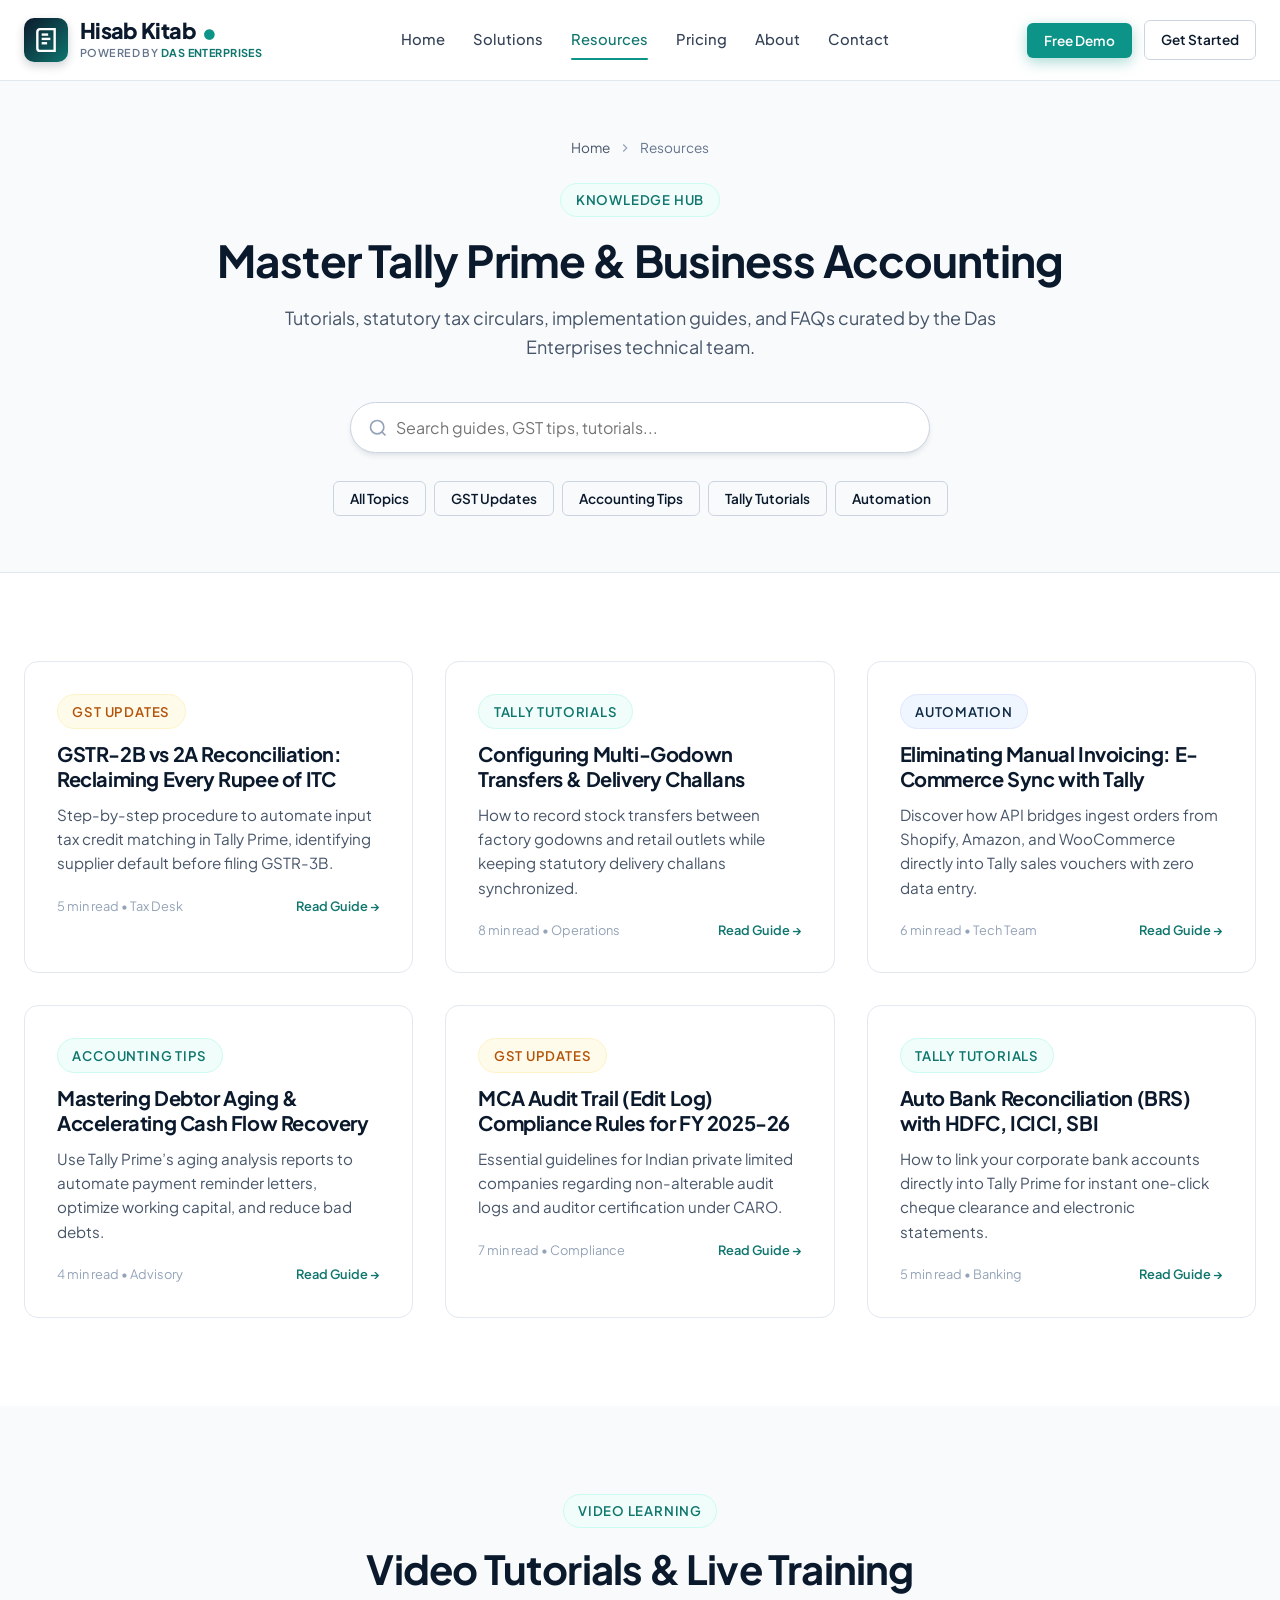
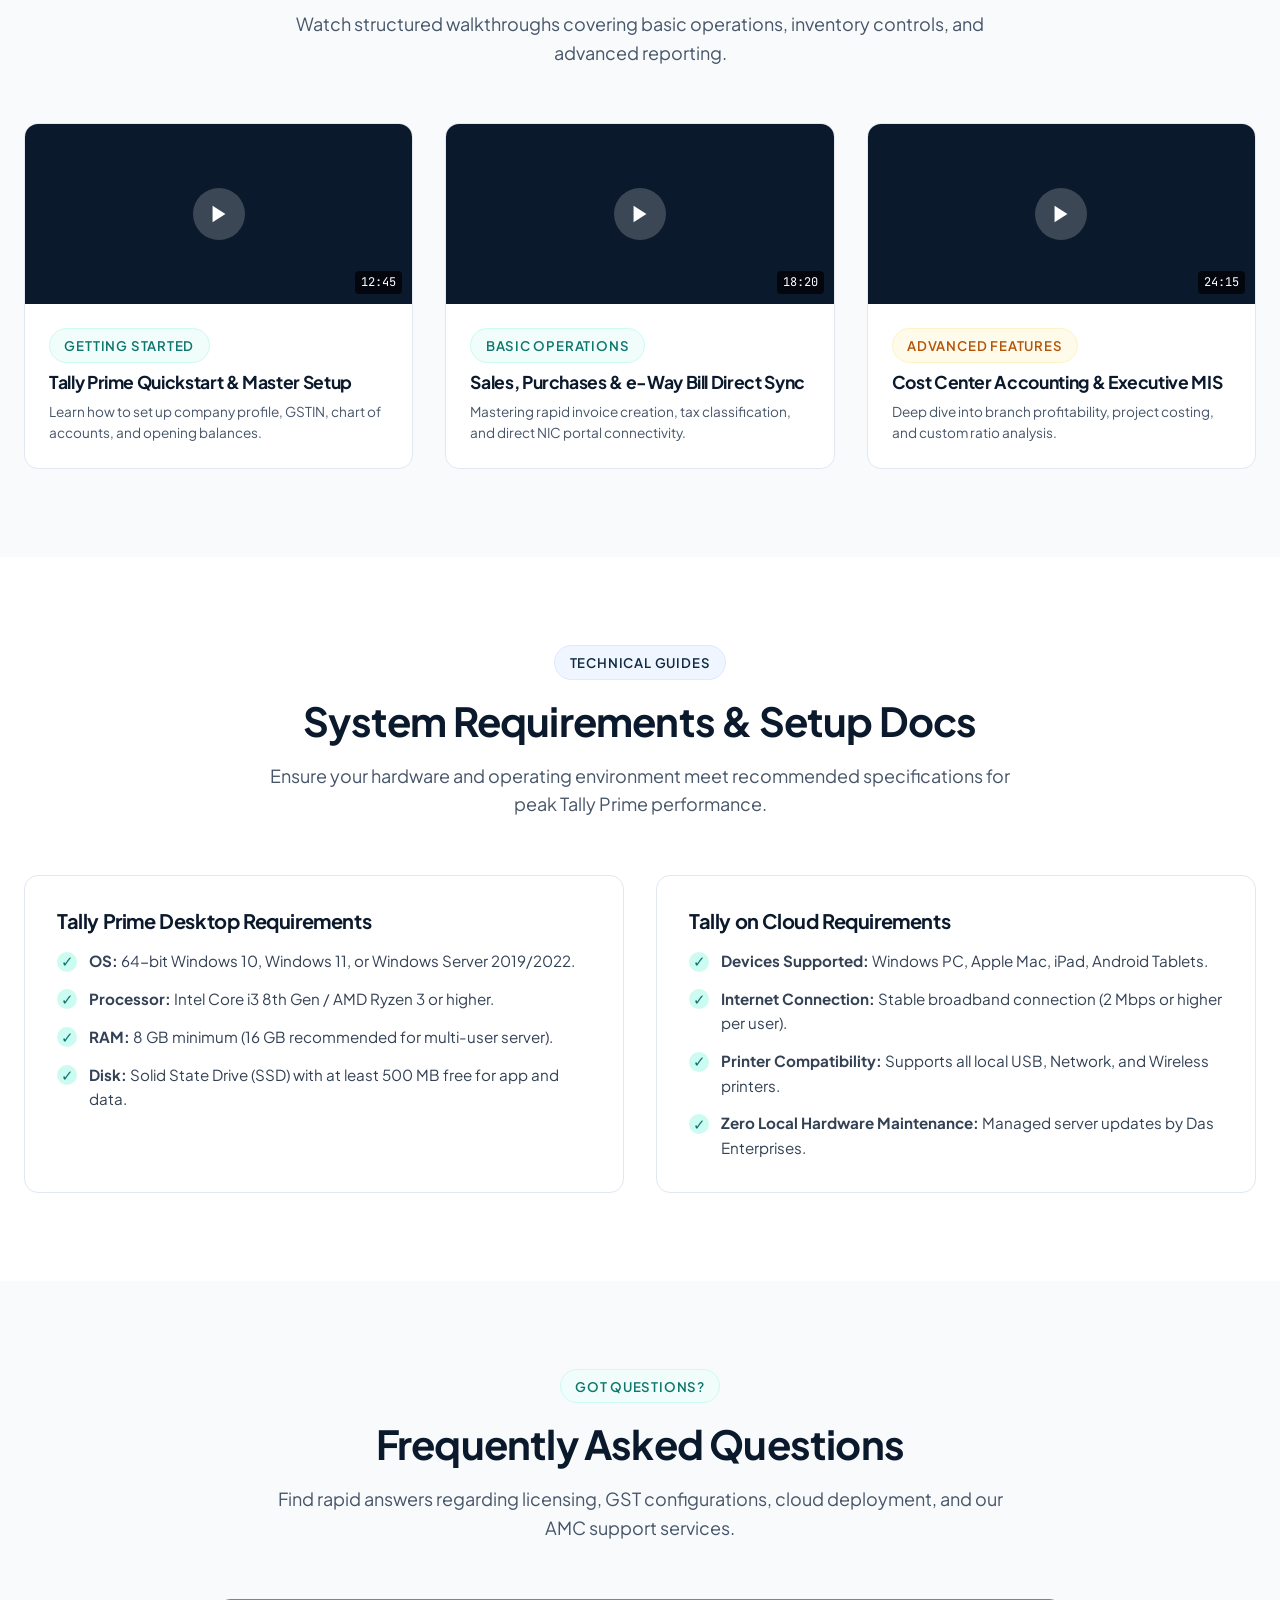
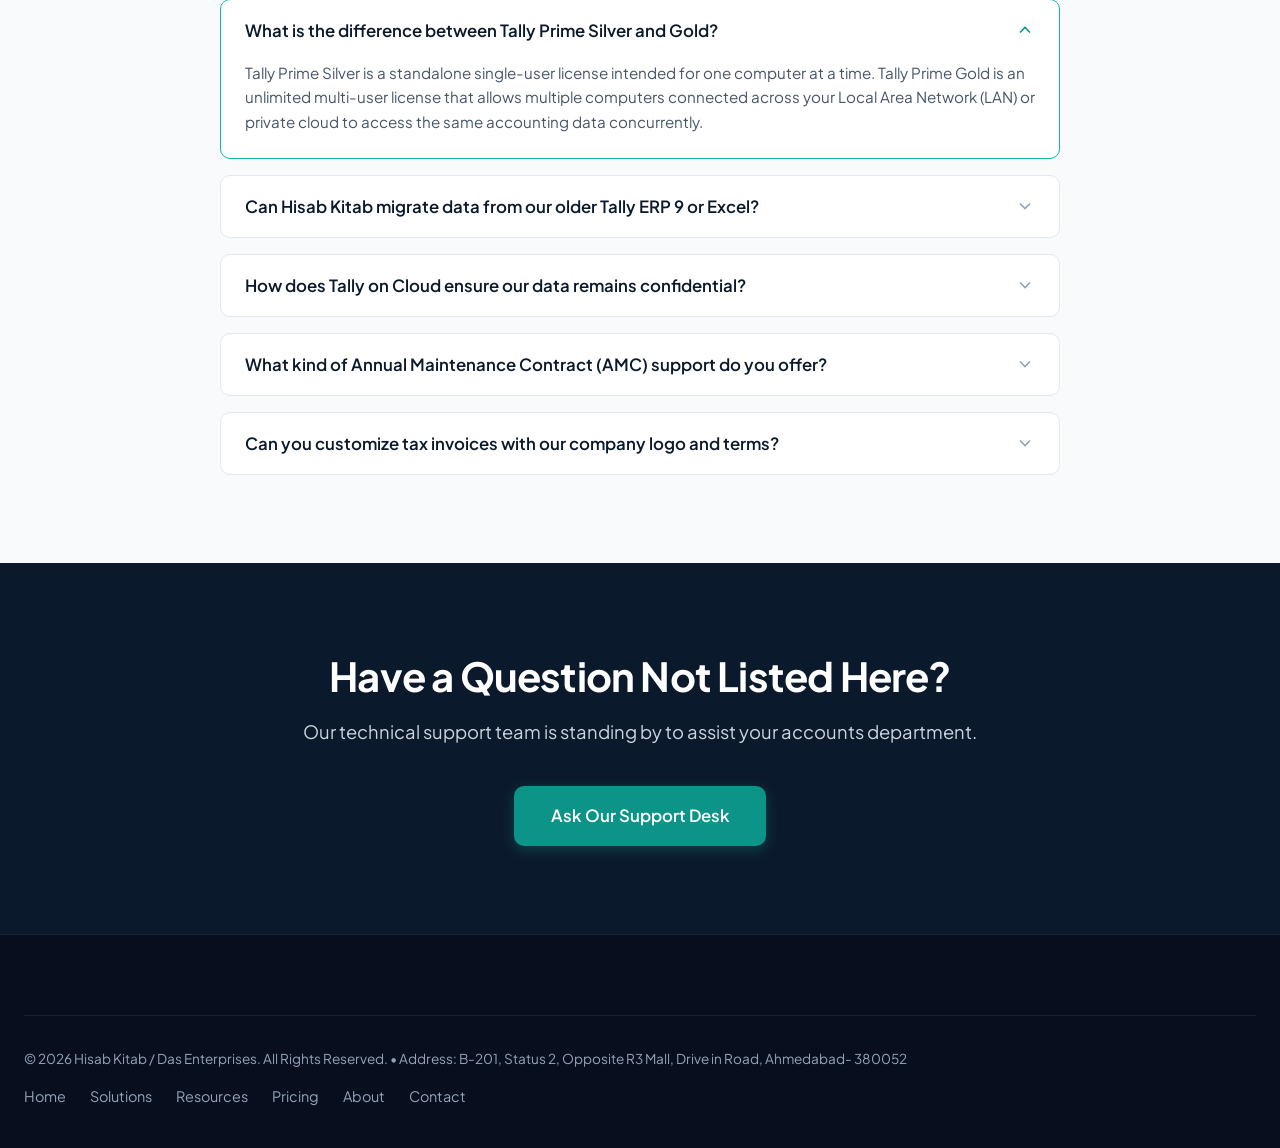
<file: resources.html>
<!DOCTYPE html>
<html lang="en">
<head>
  <meta charset="UTF-8">
  <meta name="viewport" content="width=device-width, initial-scale=1.0">
  <title>Resources &amp; Knowledge Hub | Hisab Kitab - Powered by Das Enterprises</title>
  <meta name="description" content="Access free Tally Prime tutorials, GST statutory updates, business accounting guides, webinars, and frequently asked technical questions.">
  <link rel="icon" type="image/svg+xml" href="data:image/svg+xml,<svg xmlns='http://www.w3.org/2000/svg' viewBox='0 0 32 32'><rect width='32' height='32' rx='8' fill='%230B192C'/><path d='M9 8h4v16H9zm10 0h4v16h-4zm-7 6h4v4h-4z' fill='%2314B8A6'/></svg>">
  <link rel="stylesheet" href="css/style.css">
</head>
<body>

  <!-- HEADER -->
  <header class="site-header">
    <div class="container nav-container">
      <a href="index.html" class="brand-wrapper">
        <div class="brand-logo-icon">
          <svg width="26" height="26" viewBox="0 0 24 24" fill="none" stroke="currentColor" stroke-width="2.2">
            <path d="M4 19.5v-15A2.5 2.5 0 0 1 6.5 2H20v20H6.5a2.5 2.5 0 0 1-2.5-2.5Z"></path>
            <path d="M8 7h6"></path><path d="M8 11h8"></path><path d="M8 15h5"></path>
          </svg>
        </div>
        <div class="brand-text-block">
          <span class="brand-name">Hisab Kitab<span class="accent-dot">•</span></span>
          <span class="brand-partner">Powered by <strong>Das Enterprises</strong></span>
        </div>
      </a>

      <nav class="nav-menu">
        <a href="index.html" class="nav-link">Home</a>
        <a href="solutions.html" class="nav-link">Solutions</a>
        <a href="resources.html" class="nav-link active">Resources</a>
        <a href="pricing.html" class="nav-link">Pricing</a>
        <a href="about.html" class="nav-link">About</a>
        <a href="contact.html" class="nav-link">Contact</a>
      </nav>

      <div class="header-actions">
        <button class="btn btn-primary btn-sm btn-free-demo" data-open-modal="demoModal">Free Demo</button>
        <a href="get-started.html" class="btn btn-outline btn-sm">Get Started</a>
        <button class="mobile-toggle" aria-label="Open Navigation Menu">
          <svg viewBox="0 0 24 24" fill="none" stroke="currentColor" stroke-width="2">
            <line x1="3" y1="12" x2="21" y2="12"></line>
            <line x1="3" y1="6" x2="21" y2="6"></line>
            <line x1="3" y1="18" x2="21" y2="18"></line>
          </svg>
        </button>
      </div>
    </div>
  </header>

  <!-- Mobile Drawer -->
  <div class="drawer-backdrop"></div>
  <aside class="mobile-drawer">
    <div class="drawer-header">
      <div class="brand-text-block">
        <span class="brand-name">Hisab Kitab</span>
        <span class="brand-partner">Powered by <strong>Das Enterprises</strong></span>
      </div>
      <button class="drawer-close" aria-label="Close menu">
        <svg width="24" height="24" viewBox="0 0 24 24" fill="none" stroke="currentColor" stroke-width="2"><line x1="18" y1="6" x2="6" y2="18"></line><line x1="6" y1="6" x2="18" y2="18"></line></svg>
      </button>
    </div>
    <div class="drawer-menu">
      <a href="index.html" class="drawer-link">Home</a>
      <a href="solutions.html" class="drawer-link">Solutions</a>
      <a href="resources.html" class="drawer-link active">Resources</a>
      <a href="pricing.html" class="drawer-link">Pricing</a>
      <a href="about.html" class="drawer-link">About</a>
      <a href="contact.html" class="drawer-link">Contact</a>
    </div>
    <div class="drawer-actions">
      <button class="btn btn-primary btn-free-demo" data-open-modal="demoModal">Get a Free Demo</button>
      <a href="get-started.html" class="btn btn-outline">Get Started</a>
    </div>
  </aside>

  <!-- BREADCRUMBS & HERO WITH SEARCH -->
  <section class="section-sm bg-light" style="border-bottom: 1px solid var(--slate-200); text-align: center;">
    <div class="container">
      <nav class="breadcrumbs" style="justify-content: center;">
        <a href="index.html">Home</a>
        <svg viewBox="0 0 24 24" fill="none" stroke="currentColor" stroke-width="2"><polyline points="9 18 15 12 9 6"></polyline></svg>
        <span>Resources</span>
      </nav>
      <div class="section-badge badge-teal">Knowledge Hub</div>
      <h1 style="font-size: 2.75rem; margin-bottom: 1rem;">Master Tally Prime &amp; Business Accounting</h1>
      <p class="section-subtitle" style="max-width: 720px; margin: 0 auto 2.5rem auto;">
        Tutorials, statutory tax circulars, implementation guides, and FAQs curated by the Das Enterprises technical team.
      </p>

      <!-- Live Search Input -->
      <div style="max-width: 580px; margin: 0 auto; position: relative;">
        <input type="text" id="resourceSearchInput" class="form-control" placeholder="Search guides, GST tips, tutorials..." style="padding-left: 2.8rem; padding-top: 0.9rem; padding-bottom: 0.9rem; font-size: 1rem; border-radius: var(--radius-full); box-shadow: var(--shadow-md);">
        <svg width="20" height="20" viewBox="0 0 24 24" fill="none" stroke="var(--slate-400)" stroke-width="2" style="position: absolute; left: 1.1rem; top: 50%; transform: translateY(-50%);">
          <circle cx="11" cy="11" r="8"></circle>
          <line x1="21" y1="21" x2="16.65" y2="16.65"></line>
        </svg>
      </div>

      <!-- Category Filter Pills -->
      <div style="display: flex; justify-content: center; gap: 0.5rem; flex-wrap: wrap; margin-top: 1.75rem;">
        <button class="btn btn-sm btn-outline resource-cat-btn active" data-category="all">All Topics</button>
        <button class="btn btn-sm btn-outline resource-cat-btn" data-category="gst">GST Updates</button>
        <button class="btn btn-sm btn-outline resource-cat-btn" data-category="tips">Accounting Tips</button>
        <button class="btn btn-sm btn-outline resource-cat-btn" data-category="tutorials">Tally Tutorials</button>
        <button class="btn btn-sm btn-outline resource-cat-btn" data-category="automation">Automation</button>
      </div>
    </div>
  </section>

  <!-- RESOURCES GRID -->
  <section class="section bg-white" id="blog">
    <div class="container">
      <div class="grid-3" id="resourceCardsContainer">
        <!-- Card 1 -->
        <div class="card resource-card" data-category="gst">
          <span class="section-badge badge-gold" style="margin-bottom: 0.75rem;">GST Updates</span>
          <h3 class="card-title">GSTR-2B vs 2A Reconciliation: Reclaiming Every Rupee of ITC</h3>
          <p class="card-text">
            Step-by-step procedure to automate input tax credit matching in Tally Prime, identifying supplier default before filing GSTR-3B.
          </p>
          <div style="display: flex; justify-content: space-between; align-items: center; font-size: 0.8rem; color: var(--slate-400); margin-top: auto;">
            <span>5 min read • Tax Desk</span>
            <span style="color: var(--teal-700); font-weight: 600;">Read Guide &rarr;</span>
          </div>
        </div>

        <!-- Card 2 -->
        <div class="card resource-card" data-category="tutorials">
          <span class="section-badge badge-teal" style="margin-bottom: 0.75rem;">Tally Tutorials</span>
          <h3 class="card-title">Configuring Multi-Godown Transfers &amp; Delivery Challans</h3>
          <p class="card-text">
            How to record stock transfers between factory godowns and retail outlets while keeping statutory delivery challans synchronized.
          </p>
          <div style="display: flex; justify-content: space-between; align-items: center; font-size: 0.8rem; color: var(--slate-400); margin-top: auto;">
            <span>8 min read • Operations</span>
            <span style="color: var(--teal-700); font-weight: 600;">Read Guide &rarr;</span>
          </div>
        </div>

        <!-- Card 3 -->
        <div class="card resource-card" data-category="automation">
          <span class="section-badge badge-navy" style="margin-bottom: 0.75rem;">Automation</span>
          <h3 class="card-title">Eliminating Manual Invoicing: E-Commerce Sync with Tally</h3>
          <p class="card-text">
            Discover how API bridges ingest orders from Shopify, Amazon, and WooCommerce directly into Tally sales vouchers with zero data entry.
          </p>
          <div style="display: flex; justify-content: space-between; align-items: center; font-size: 0.8rem; color: var(--slate-400); margin-top: auto;">
            <span>6 min read • Tech Team</span>
            <span style="color: var(--teal-700); font-weight: 600;">Read Guide &rarr;</span>
          </div>
        </div>

        <!-- Card 4 -->
        <div class="card resource-card" data-category="tips">
          <span class="section-badge badge-teal" style="margin-bottom: 0.75rem;">Accounting Tips</span>
          <h3 class="card-title">Mastering Debtor Aging &amp; Accelerating Cash Flow Recovery</h3>
          <p class="card-text">
            Use Tally Prime’s aging analysis reports to automate payment reminder letters, optimize working capital, and reduce bad debts.
          </p>
          <div style="display: flex; justify-content: space-between; align-items: center; font-size: 0.8rem; color: var(--slate-400); margin-top: auto;">
            <span>4 min read • Advisory</span>
            <span style="color: var(--teal-700); font-weight: 600;">Read Guide &rarr;</span>
          </div>
        </div>

        <!-- Card 5 -->
        <div class="card resource-card" data-category="gst">
          <span class="section-badge badge-gold" style="margin-bottom: 0.75rem;">GST Updates</span>
          <h3 class="card-title">MCA Audit Trail (Edit Log) Compliance Rules for FY 2025-26</h3>
          <p class="card-text">
            Essential guidelines for Indian private limited companies regarding non-alterable audit logs and auditor certification under CARO.
          </p>
          <div style="display: flex; justify-content: space-between; align-items: center; font-size: 0.8rem; color: var(--slate-400); margin-top: auto;">
            <span>7 min read • Compliance</span>
            <span style="color: var(--teal-700); font-weight: 600;">Read Guide &rarr;</span>
          </div>
        </div>

        <!-- Card 6 -->
        <div class="card resource-card" data-category="tutorials">
          <span class="section-badge badge-teal" style="margin-bottom: 0.75rem;">Tally Tutorials</span>
          <h3 class="card-title">Auto Bank Reconciliation (BRS) with HDFC, ICICI, SBI</h3>
          <p class="card-text">
            How to link your corporate bank accounts directly into Tally Prime for instant one-click cheque clearance and electronic statements.
          </p>
          <div style="display: flex; justify-content: space-between; align-items: center; font-size: 0.8rem; color: var(--slate-400); margin-top: auto;">
            <span>5 min read • Banking</span>
            <span style="color: var(--teal-700); font-weight: 600;">Read Guide &rarr;</span>
          </div>
        </div>
      </div>
    </div>
  </section>

  <!-- VIDEO TUTORIALS & WEBINARS -->
  <section class="section bg-light" id="tutorials">
    <div class="container">
      <div class="section-header">
        <div class="section-badge badge-teal">Video Learning</div>
        <h2 class="section-title">Video Tutorials &amp; Live Training</h2>
        <p class="section-subtitle">
          Watch structured walkthroughs covering basic operations, inventory controls, and advanced reporting.
        </p>
      </div>

      <div class="grid-3">
        <div class="card" style="padding: 0; overflow: hidden;">
          <div style="background: var(--navy-900); height: 180px; display: flex; align-items: center; justify-content: center; position: relative;">
            <div style="width: 52px; height: 52px; background: rgba(255,255,255,0.2); border-radius: 50%; display: flex; align-items: center; justify-content: center; color: white;">
              <svg width="22" height="22" viewBox="0 0 24 24" fill="currentColor"><polygon points="5 3 19 12 5 21 5 3"></polygon></svg>
            </div>
            <span style="position: absolute; bottom: 10px; right: 10px; background: rgba(0,0,0,0.7); color: white; font-size: 0.75rem; padding: 2px 6px; border-radius: 4px; font-family: var(--font-mono);">12:45</span>
          </div>
          <div style="padding: 1.5rem;">
            <span class="section-badge badge-teal" style="margin-bottom: 0.5rem;">Getting Started</span>
            <h4 style="font-size: 1.1rem; margin-bottom: 0.5rem;">Tally Prime Quickstart &amp; Master Setup</h4>
            <p style="font-size: 0.85rem; color: var(--slate-600);">Learn how to set up company profile, GSTIN, chart of accounts, and opening balances.</p>
          </div>
        </div>

        <div class="card" style="padding: 0; overflow: hidden;">
          <div style="background: var(--navy-900); height: 180px; display: flex; align-items: center; justify-content: center; position: relative;">
            <div style="width: 52px; height: 52px; background: rgba(255,255,255,0.2); border-radius: 50%; display: flex; align-items: center; justify-content: center; color: white;">
              <svg width="22" height="22" viewBox="0 0 24 24" fill="currentColor"><polygon points="5 3 19 12 5 21 5 3"></polygon></svg>
            </div>
            <span style="position: absolute; bottom: 10px; right: 10px; background: rgba(0,0,0,0.7); color: white; font-size: 0.75rem; padding: 2px 6px; border-radius: 4px; font-family: var(--font-mono);">18:20</span>
          </div>
          <div style="padding: 1.5rem;">
            <span class="section-badge badge-teal" style="margin-bottom: 0.5rem;">Basic Operations</span>
            <h4 style="font-size: 1.1rem; margin-bottom: 0.5rem;">Sales, Purchases &amp; e-Way Bill Direct Sync</h4>
            <p style="font-size: 0.85rem; color: var(--slate-600);">Mastering rapid invoice creation, tax classification, and direct NIC portal connectivity.</p>
          </div>
        </div>

        <div class="card" style="padding: 0; overflow: hidden;">
          <div style="background: var(--navy-900); height: 180px; display: flex; align-items: center; justify-content: center; position: relative;">
            <div style="width: 52px; height: 52px; background: rgba(255,255,255,0.2); border-radius: 50%; display: flex; align-items: center; justify-content: center; color: white;">
              <svg width="22" height="22" viewBox="0 0 24 24" fill="currentColor"><polygon points="5 3 19 12 5 21 5 3"></polygon></svg>
            </div>
            <span style="position: absolute; bottom: 10px; right: 10px; background: rgba(0,0,0,0.7); color: white; font-size: 0.75rem; padding: 2px 6px; border-radius: 4px; font-family: var(--font-mono);">24:15</span>
          </div>
          <div style="padding: 1.5rem;">
            <span class="section-badge badge-gold" style="margin-bottom: 0.5rem;">Advanced Features</span>
            <h4 style="font-size: 1.1rem; margin-bottom: 0.5rem;">Cost Center Accounting &amp; Executive MIS</h4>
            <p style="font-size: 0.85rem; color: var(--slate-600);">Deep dive into branch profitability, project costing, and custom ratio analysis.</p>
          </div>
        </div>
      </div>
    </div>
  </section>

  <!-- SYSTEM REQUIREMENTS & DOCUMENTATION -->
  <section class="section bg-white" id="docs">
    <div class="container">
      <div class="section-header">
        <div class="section-badge badge-navy">Technical Guides</div>
        <h2 class="section-title">System Requirements &amp; Setup Docs</h2>
        <p class="section-subtitle">
          Ensure your hardware and operating environment meet recommended specifications for peak Tally Prime performance.
        </p>
      </div>

      <div class="grid-2">
        <div class="card">
          <h3 class="card-title">Tally Prime Desktop Requirements</h3>
          <div class="feature-list" style="margin-top: 1rem;">
            <div class="feature-item"><div class="feature-check">✓</div><span><strong>OS:</strong> 64-bit Windows 10, Windows 11, or Windows Server 2019/2022.</span></div>
            <div class="feature-item"><div class="feature-check">✓</div><span><strong>Processor:</strong> Intel Core i3 8th Gen / AMD Ryzen 3 or higher.</span></div>
            <div class="feature-item"><div class="feature-check">✓</div><span><strong>RAM:</strong> 8 GB minimum (16 GB recommended for multi-user server).</span></div>
            <div class="feature-item"><div class="feature-check">✓</div><span><strong>Disk:</strong> Solid State Drive (SSD) with at least 500 MB free for app and data.</span></div>
          </div>
        </div>

        <div class="card">
          <h3 class="card-title">Tally on Cloud Requirements</h3>
          <div class="feature-list" style="margin-top: 1rem;">
            <div class="feature-item"><div class="feature-check">✓</div><span><strong>Devices Supported:</strong> Windows PC, Apple Mac, iPad, Android Tablets.</span></div>
            <div class="feature-item"><div class="feature-check">✓</div><span><strong>Internet Connection:</strong> Stable broadband connection (2 Mbps or higher per user).</span></div>
            <div class="feature-item"><div class="feature-check">✓</div><span><strong>Printer Compatibility:</strong> Supports all local USB, Network, and Wireless printers.</span></div>
            <div class="feature-item"><div class="feature-check">✓</div><span><strong>Zero Local Hardware Maintenance:</strong> Managed server updates by Das Enterprises.</span></div>
          </div>
        </div>
      </div>
    </div>
  </section>

  <!-- FAQ ACCORDION -->
  <section class="section bg-light" id="faq">
    <div class="container">
      <div class="section-header">
        <div class="section-badge badge-teal">Got Questions?</div>
        <h2 class="section-title">Frequently Asked Questions</h2>
        <p class="section-subtitle">
          Find rapid answers regarding licensing, GST configurations, cloud deployment, and our AMC support services.
        </p>
      </div>

      <div class="faq-accordion">
        <div class="faq-item open">
          <button class="faq-trigger">
            <span>What is the difference between Tally Prime Silver and Gold?</span>
            <svg class="faq-icon" viewBox="0 0 24 24" fill="none" stroke="currentColor" stroke-width="2"><polyline points="6 9 12 15 18 9"></polyline></svg>
          </button>
          <div class="faq-content" style="max-height: 200px;">
            <div class="faq-body">
              Tally Prime Silver is a standalone single-user license intended for one computer at a time. Tally Prime Gold is an unlimited multi-user license that allows multiple computers connected across your Local Area Network (LAN) or private cloud to access the same accounting data concurrently.
            </div>
          </div>
        </div>

        <div class="faq-item">
          <button class="faq-trigger">
            <span>Can Hisab Kitab migrate data from our older Tally ERP 9 or Excel?</span>
            <svg class="faq-icon" viewBox="0 0 24 24" fill="none" stroke="currentColor" stroke-width="2"><polyline points="6 9 12 15 18 9"></polyline></svg>
          </button>
          <div class="faq-content">
            <div class="faq-body">
              Yes, absolutely. Our implementation team at Das Enterprises specializes in clean data migration. We verify opening balances, validate master GSTINs, remove duplicate ledgers, and migrate complete transaction history seamlessly without downtime.
            </div>
          </div>
        </div>

        <div class="faq-item">
          <button class="faq-trigger">
            <span>How does Tally on Cloud ensure our data remains confidential?</span>
            <svg class="faq-icon" viewBox="0 0 24 24" fill="none" stroke="currentColor" stroke-width="2"><polyline points="6 9 12 15 18 9"></polyline></svg>
          </button>
          <div class="faq-content">
            <div class="faq-body">
              Our cloud servers are hosted in Tier-IV Indian data centers complying with strict data residency laws. Every session is encrypted via SSL/TLS, access is controlled via granular IP or two-factor authentication, and automated encrypted snapshots are created daily.
            </div>
          </div>
        </div>

        <div class="faq-item">
          <button class="faq-trigger">
            <span>What kind of Annual Maintenance Contract (AMC) support do you offer?</span>
            <svg class="faq-icon" viewBox="0 0 24 24" fill="none" stroke="currentColor" stroke-width="2"><polyline points="6 9 12 15 18 9"></polyline></svg>
          </button>
          <div class="faq-content">
            <div class="faq-body">
              We provide comprehensive AMC coverage including telephone support, direct WhatsApp resolution desk, remote desktop screen-sharing assistance for troubleshooting, periodic data health audits, and guidance during month-end GST filing.
            </div>
          </div>
        </div>

        <div class="faq-item">
          <button class="faq-trigger">
            <span>Can you customize tax invoices with our company logo and terms?</span>
            <svg class="faq-icon" viewBox="0 0 24 24" fill="none" stroke="currentColor" stroke-width="2"><polyline points="6 9 12 15 18 9"></polyline></svg>
          </button>
          <div class="faq-content">
            <div class="faq-body">
              Yes. Our in-house TDL (Tally Definition Language) developers can tailor your invoice format with high-resolution brand logos, custom terms of sale, dynamic bank QR codes for UPI payments, and signature boxes.
            </div>
          </div>
        </div>
      </div>
    </div>
  </section>

  <!-- CTA -->
  <section class="section bg-navy" style="text-align: center;">
    <div class="container container-narrow">
      <h2 style="color: white; margin-bottom: 1rem;">Have a Question Not Listed Here?</h2>
      <p style="color: var(--slate-300); font-size: 1.15rem; margin-bottom: 2.5rem;">
        Our technical support team is standing by to assist your accounts department.
      </p>
      <a href="contact.html" class="btn btn-primary btn-lg">Ask Our Support Desk</a>
    </div>
  </section>

  <!-- FOOTER -->
  <footer class="site-footer">
    <div class="container">
      <div class="footer-bottom">
        <div>
          © 2026 Hisab Kitab / Das Enterprises. All Rights Reserved. &bull; Address: B-201, Status 2, Opposite R3 Mall, Drive in Road, Ahmedabad- 380052
        </div>
        <div class="footer-links" style="flex-direction: row; gap: 1.5rem;">
          <a href="index.html">Home</a>
          <a href="solutions.html">Solutions</a>
          <a href="resources.html">Resources</a>
          <a href="pricing.html">Pricing</a>
          <a href="about.html">About</a>
          <a href="contact.html">Contact</a>
        </div>
      </div>
    </div>
  </footer>

  <!-- MODAL -->
  <div class="modal-overlay" id="demoModal" role="dialog" aria-modal="true">
    <div class="modal-card">
      <button class="modal-close" aria-label="Close modal">
        <svg width="18" height="18" viewBox="0 0 24 24" fill="none" stroke="currentColor" stroke-width="2"><line x1="18" y1="6" x2="6" y2="18"></line><line x1="6" y1="6" x2="18" y2="18"></line></svg>
      </button>
      <span class="section-badge badge-teal">Live Demonstration</span>
      <h3 style="font-size: 1.45rem; margin-bottom: 0.5rem;">Request a Free Tally Prime Demo</h3>
      <form id="modalDemoForm">
        <div class="form-group"><label class="form-label">Full Name *</label><input type="text" class="form-control" required></div>
        <div class="form-group"><label class="form-label">Business Name *</label><input type="text" class="form-control" required></div>
        <div class="form-group"><label class="form-label">Phone Number *</label><input type="tel" name="phone" class="form-control" required></div>
        <button type="submit" class="btn btn-primary" style="width: 100%;">Schedule Free Demo</button>
      </form>
    </div>
  </div>

  <script src="js/main.js"></script>
</body>
</html>
</file>
<file: css/style.css>
/* ==========================================================================
   HISAB KITAB - ENTERPRISE DESIGN SYSTEM
   Powered by Das Enterprises | Tally Prime & Business Solutions
   ========================================================================== */

@import url('https://fonts.googleapis.com/css2?family=Plus+Jakarta+Sans:wght@300;400;500;600;700;800&family=JetBrains+Mono:wght@400;500&display=swap');

:root {
  /* Primary Navy Palette */
  --navy-950: #070f1e;
  --navy-900: #0b192c;
  --navy-800: #102a43;
  --navy-700: #1e3a8a;
  --navy-600: #2563eb;
  --navy-100: #e0e7ff;
  --navy-50:  #eff6ff;

  /* Secondary Teal Palette */
  --teal-900: #134e4a;
  --teal-700: #0f766e;
  --teal-600: #0d9488;
  --teal-500: #14b8a6;
  --teal-400: #2dd4bf;
  --teal-100: #ccfbf1;
  --teal-50:  #f0fdfa;

  /* Accent Gold / Warm Amber */
  --gold-700: #b45309;
  --gold-600: #d97706;
  --gold-500: #f59e0b;
  --gold-400: #fbbf24;
  --gold-100: #fef3c7;
  --gold-50:  #fffbeb;

  /* Neutral Slates & Grays */
  --slate-950: #030712;
  --slate-900: #0f172a;
  --slate-800: #1e293b;
  --slate-700: #334155;
  --slate-600: #475569;
  --slate-500: #64748b;
  --slate-400: #94a3b8;
  --slate-300: #cbd5e1;
  --slate-200: #e2e8f0;
  --slate-100: #f1f5f9;
  --slate-50:  #f8fafc;
  --white:     #ffffff;

  /* Status & Functional */
  --success: #10b981;
  --success-bg: #ecfdf5;
  --warning: #f59e0b;
  --danger:  #ef4444;
  --info:    #3b82f6;

  /* Semantic Typography */
  --font-sans: 'Plus Jakarta Sans', -apple-system, BlinkMacSystemFont, 'Segoe UI', Roboto, Helvetica, Arial, sans-serif;
  --font-mono: 'JetBrains Mono', monospace;

  /* Shadows */
  --shadow-xs: 0 1px 2px 0 rgba(11, 25, 44, 0.05);
  --shadow-sm: 0 1px 3px 0 rgba(11, 25, 44, 0.08), 0 1px 2px -1px rgba(11, 25, 44, 0.08);
  --shadow-md: 0 4px 6px -1px rgba(11, 25, 44, 0.08), 0 2px 4px -2px rgba(11, 25, 44, 0.06);
  --shadow-lg: 0 10px 15px -3px rgba(11, 25, 44, 0.08), 0 4px 6px -4px rgba(11, 25, 44, 0.04);
  --shadow-xl: 0 20px 25px -5px rgba(11, 25, 44, 0.1), 0 8px 10px -6px rgba(11, 25, 44, 0.04);
  --shadow-2xl: 0 25px 50px -12px rgba(11, 25, 44, 0.22);
  --shadow-glow-teal: 0 0 30px -5px rgba(13, 148, 136, 0.3);
  --shadow-glow-navy: 0 10px 30px -5px rgba(11, 25, 44, 0.35);

  /* Radius */
  --radius-sm: 6px;
  --radius-md: 10px;
  --radius-lg: 14px;
  --radius-xl: 20px;
  --radius-full: 9999px;

  /* Layout */
  --container-max: 1280px;
  --header-height: 80px;
  --header-height-compact: 68px;
  --transition-fast: 150ms ease;
  --transition-normal: 250ms ease;
  --transition-slow: 400ms cubic-bezier(0.16, 1, 0.3, 1);
}

/* ==========================================================================
   CSS RESET & BASE STYLES
   ========================================================================== */
*, *::before, *::after {
  box-sizing: border-box;
  margin: 0;
  padding: 0;
}

html {
  font-family: var(--font-sans);
  font-size: 16px;
  line-height: 1.6;
  color: var(--slate-700);
  background-color: var(--white);
  scroll-behavior: smooth;
  -webkit-font-smoothing: antialiased;
  -moz-osx-font-smoothing: grayscale;
}

body {
  overflow-x: hidden;
  display: flex;
  flex-direction: column;
  min-height: 100vh;
}

img, svg {
  display: block;
  max-width: 100%;
}

a {
  color: inherit;
  text-decoration: none;
  transition: color var(--transition-fast);
}

ul, ol {
  list-style: none;
}

button, input, select, textarea {
  font-family: inherit;
  font-size: inherit;
  color: inherit;
}

/* Typography Hierarchy */
h1, h2, h3, h4, h5, h6 {
  color: var(--navy-900);
  font-weight: 700;
  line-height: 1.25;
  letter-spacing: -0.02em;
}

h1 { font-size: clamp(2.25rem, 4vw + 1rem, 3.5rem); }
h2 { font-size: clamp(1.85rem, 2.5vw + 0.5rem, 2.6rem); }
h3 { font-size: clamp(1.35rem, 1.5vw + 0.5rem, 1.75rem); }
h4 { font-size: 1.25rem; }
h5 { font-size: 1.1rem; }
h6 { font-size: 0.95rem; }

p {
  margin-bottom: 1rem;
}
p:last-child {
  margin-bottom: 0;
}

.text-muted { color: var(--slate-500); }
.text-navy { color: var(--navy-900); }
.text-teal { color: var(--teal-600); }
.text-gold { color: var(--gold-600); }
.text-white { color: var(--white); }

/* Container */
.container {
  width: 100%;
  max-width: var(--container-max);
  margin-left: auto;
  margin-right: auto;
  padding-left: 1.5rem;
  padding-right: 1.5rem;
}

.container-narrow {
  max-width: 960px;
}

/* Section Spacing */
.section {
  padding-top: 5.5rem;
  padding-bottom: 5.5rem;
  position: relative;
}

.section-sm {
  padding-top: 3.5rem;
  padding-bottom: 3.5rem;
}

.section-lg {
  padding-top: 7rem;
  padding-bottom: 7rem;
}

.bg-white { background-color: var(--white); }
.bg-light { background-color: var(--slate-50); }
.bg-subtle { background-color: var(--slate-100); }
.bg-navy { background-color: var(--navy-900); color: var(--slate-200); }
.bg-navy-dark { background-color: var(--navy-950); color: var(--slate-300); }
.bg-teal-subtle { background-color: var(--teal-50); }

/* Section Header standard pattern */
.section-header {
  text-align: center;
  max-width: 760px;
  margin: 0 auto 3.5rem auto;
}

.section-header.text-left {
  text-align: left;
  margin-left: 0;
}

.section-badge {
  display: inline-flex;
  align-items: center;
  gap: 0.5rem;
  padding: 0.35rem 0.9rem;
  border-radius: var(--radius-full);
  font-size: 0.825rem;
  font-weight: 600;
  text-transform: uppercase;
  letter-spacing: 0.06em;
  margin-bottom: 1rem;
}

.section-badge.badge-teal {
  background-color: var(--teal-50);
  color: var(--teal-700);
  border: 1px solid var(--teal-100);
}

.section-badge.badge-navy {
  background-color: var(--navy-50);
  color: var(--navy-800);
  border: 1px solid var(--navy-100);
}

.section-badge.badge-gold {
  background-color: var(--gold-50);
  color: var(--gold-700);
  border: 1px solid var(--gold-100);
}

.section-badge.badge-dark {
  background-color: rgba(255, 255, 255, 0.08);
  color: var(--teal-400);
  border: 1px solid rgba(255, 255, 255, 0.15);
}

.section-title {
  margin-bottom: 1rem;
}

.section-subtitle {
  font-size: 1.125rem;
  color: var(--slate-600);
  line-height: 1.6;
}

.bg-navy .section-title,
.bg-navy-dark .section-title {
  color: var(--white);
}

.bg-navy .section-subtitle,
.bg-navy-dark .section-subtitle {
  color: var(--slate-300);
}

/* ==========================================================================
   BUTTONS & CTAs
   ========================================================================== */
.btn {
  display: inline-flex;
  align-items: center;
  justify-content: center;
  gap: 0.6rem;
  padding: 0.75rem 1.6rem;
  font-weight: 600;
  font-size: 0.95rem;
  border-radius: var(--radius-md);
  border: 1px solid transparent;
  cursor: pointer;
  transition: all var(--transition-normal);
  text-align: center;
  white-space: nowrap;
  user-select: none;
}

.btn:active {
  transform: translateY(1px);
}

.btn-primary {
  background-color: var(--teal-600);
  color: var(--white);
  box-shadow: 0 4px 14px 0 rgba(13, 148, 136, 0.35);
}
.btn-primary:hover {
  background-color: var(--teal-700);
  box-shadow: 0 6px 20px 0 rgba(13, 148, 136, 0.45);
  transform: translateY(-1px);
  color: var(--white);
}

.btn-navy {
  background-color: var(--navy-900);
  color: var(--white);
  box-shadow: 0 4px 14px 0 rgba(11, 25, 44, 0.25);
}
.btn-navy:hover {
  background-color: var(--navy-800);
  box-shadow: 0 6px 20px 0 rgba(11, 25, 44, 0.35);
  transform: translateY(-1px);
  color: var(--white);
}

.btn-outline {
  background-color: transparent;
  color: var(--navy-900);
  border-color: var(--slate-300);
}
.btn-outline:hover {
  background-color: var(--slate-50);
  border-color: var(--navy-900);
  color: var(--navy-900);
}

.btn-outline-white {
  background-color: transparent;
  color: var(--white);
  border-color: rgba(255, 255, 255, 0.35);
}
.btn-outline-white:hover {
  background-color: rgba(255, 255, 255, 0.1);
  border-color: var(--white);
  color: var(--white);
}

.btn-gold {
  background-color: var(--gold-600);
  color: var(--white);
  box-shadow: 0 4px 14px 0 rgba(217, 119, 6, 0.35);
}
.btn-gold:hover {
  background-color: var(--gold-700);
  box-shadow: 0 6px 20px 0 rgba(217, 119, 6, 0.45);
  transform: translateY(-1px);
  color: var(--white);
}

.btn-sm {
  padding: 0.5rem 1rem;
  font-size: 0.85rem;
  border-radius: var(--radius-sm);
}

.btn-lg {
  padding: 0.95rem 2.2rem;
  font-size: 1.05rem;
  border-radius: var(--radius-md);
}

.btn-icon {
  width: 42px;
  height: 42px;
  padding: 0;
  border-radius: 50%;
  display: inline-flex;
  align-items: center;
  justify-content: center;
}

/* ==========================================================================
   NAVIGATION BAR
   ========================================================================== */
.site-header {
  position: sticky;
  top: 0;
  z-index: 1000;
  background-color: rgba(255, 255, 255, 0.95);
  backdrop-filter: blur(12px);
  -webkit-backdrop-filter: blur(12px);
  border-bottom: 1px solid var(--slate-200);
  transition: padding var(--transition-normal), background-color var(--transition-normal), box-shadow var(--transition-normal);
}

.site-header.scrolled {
  background-color: rgba(255, 255, 255, 0.98);
  box-shadow: var(--shadow-sm);
  border-bottom-color: rgba(226, 232, 240, 0.8);
}

.nav-container {
  display: flex;
  align-items: center;
  justify-content: space-between;
  height: var(--header-height);
  transition: height var(--transition-normal);
}

.site-header.scrolled .nav-container {
  height: var(--header-height-compact);
}

/* Brand Identity */
.brand-wrapper {
  display: flex;
  align-items: center;
  gap: 0.75rem;
  text-decoration: none;
}

.brand-logo-icon {
  width: 44px;
  height: 44px;
  background: linear-gradient(135deg, var(--navy-900) 0%, var(--teal-700) 100%);
  border-radius: var(--radius-md);
  display: flex;
  align-items: center;
  justify-content: center;
  color: var(--white);
  box-shadow: 0 4px 10px rgba(11, 25, 44, 0.2);
  flex-shrink: 0;
  transition: transform var(--transition-fast);
}

.brand-wrapper:hover .brand-logo-icon {
  transform: scale(1.04);
}

.brand-text-block {
  display: flex;
  flex-direction: column;
}

.brand-name {
  font-size: 1.35rem;
  font-weight: 800;
  color: var(--navy-900);
  line-height: 1.15;
  letter-spacing: -0.03em;
  display: flex;
  align-items: center;
  gap: 0.35rem;
}

.brand-name span.accent-dot {
  color: var(--teal-600);
  font-size: 1.5rem;
  line-height: 0;
}

.brand-partner {
  font-size: 0.68rem;
  font-weight: 600;
  color: var(--slate-500);
  letter-spacing: 0.04em;
  text-transform: uppercase;
}

.brand-partner strong {
  color: var(--teal-700);
  font-weight: 700;
}

/* Nav Links */
.nav-menu {
  display: flex;
  align-items: center;
  gap: 1.75rem;
}

.nav-link {
  font-size: 0.925rem;
  font-weight: 500;
  color: var(--slate-700);
  position: relative;
  padding: 0.4rem 0;
  transition: color var(--transition-fast);
}

.nav-link:hover,
.nav-link.active {
  color: var(--teal-700);
}

.nav-link::after {
  content: '';
  position: absolute;
  bottom: -2px;
  left: 0;
  width: 0%;
  height: 2px;
  background-color: var(--teal-600);
  border-radius: 2px;
  transition: width var(--transition-normal);
}

.nav-link:hover::after,
.nav-link.active::after {
  width: 100%;
}

/* Header CTAs */
.header-actions {
  display: flex;
  align-items: center;
  gap: 0.75rem;
}

/* Mobile Toggle */
.mobile-toggle {
  display: none;
  background: none;
  border: none;
  cursor: pointer;
  padding: 0.5rem;
  color: var(--navy-900);
}

.mobile-toggle svg {
  width: 26px;
  height: 26px;
}

/* Mobile Drawer */
.mobile-drawer {
  position: fixed;
  top: 0;
  right: -100%;
  width: 320px;
  max-width: 85vw;
  height: 100vh;
  background-color: var(--white);
  box-shadow: var(--shadow-2xl);
  z-index: 2000;
  padding: 2rem 1.5rem;
  display: flex;
  flex-direction: column;
  transition: right var(--transition-slow);
  overflow-y: auto;
}

.mobile-drawer.open {
  right: 0;
}

.drawer-backdrop {
  position: fixed;
  top: 0;
  left: 0;
  width: 100vw;
  height: 100vh;
  background-color: rgba(11, 25, 44, 0.4);
  backdrop-filter: blur(4px);
  z-index: 1999;
  opacity: 0;
  visibility: hidden;
  transition: opacity var(--transition-normal), visibility var(--transition-normal);
}

.drawer-backdrop.open {
  opacity: 1;
  visibility: visible;
}

.drawer-header {
  display: flex;
  align-items: center;
  justify-content: space-between;
  margin-bottom: 2rem;
  padding-bottom: 1rem;
  border-bottom: 1px solid var(--slate-200);
}

.drawer-close {
  background: none;
  border: none;
  cursor: pointer;
  color: var(--slate-600);
  padding: 0.25rem;
}

.drawer-menu {
  display: flex;
  flex-direction: column;
  gap: 1.25rem;
  margin-bottom: 2rem;
}

.drawer-link {
  font-size: 1.05rem;
  font-weight: 600;
  color: var(--slate-800);
  padding: 0.4rem 0;
}

.drawer-link.active,
.drawer-link:hover {
  color: var(--teal-600);
}

.drawer-actions {
  margin-top: auto;
  display: flex;
  flex-direction: column;
  gap: 0.75rem;
}

/* ==========================================================================
   EDITABLE PLACEHOLDER BADGE (Prompt compliance)
   ========================================================================== */
.editable-badge {
  display: inline-flex;
  align-items: center;
  gap: 0.25rem;
  font-size: 0.65rem;
  font-family: var(--font-mono);
  color: var(--slate-500);
  background: var(--slate-100);
  border: 1px dashed var(--slate-300);
  padding: 0.15rem 0.45rem;
  border-radius: var(--radius-sm);
  margin-left: 0.35rem;
  vertical-align: middle;
}

.editable-badge svg {
  width: 10px;
  height: 10px;
}

.bg-navy .editable-badge,
.bg-navy-dark .editable-badge {
  background: rgba(255, 255, 255, 0.08);
  border-color: rgba(255, 255, 255, 0.2);
  color: var(--slate-300);
}

/* ==========================================================================
   CARDS & GRIDS
   ========================================================================== */
.grid-2 {
  display: grid;
  grid-template-columns: repeat(2, 1fr);
  gap: 2rem;
}

.grid-3 {
  display: grid;
  grid-template-columns: repeat(3, 1fr);
  gap: 2rem;
}

.grid-4 {
  display: grid;
  grid-template-columns: repeat(4, 1fr);
  gap: 1.5rem;
}

.card {
  background-color: var(--white);
  border: 1px solid var(--slate-200);
  border-radius: var(--radius-lg);
  padding: 2rem;
  transition: transform var(--transition-normal), box-shadow var(--transition-normal), border-color var(--transition-normal);
  position: relative;
}

.card:hover {
  transform: translateY(-4px);
  box-shadow: var(--shadow-xl);
  border-color: var(--teal-500);
}

.card-icon-box {
  width: 54px;
  height: 54px;
  border-radius: var(--radius-md);
  background-color: var(--teal-50);
  color: var(--teal-700);
  display: flex;
  align-items: center;
  justify-content: center;
  margin-bottom: 1.5rem;
  transition: all var(--transition-fast);
}

.card:hover .card-icon-box {
  background-color: var(--teal-600);
  color: var(--white);
  transform: scale(1.05);
}

.card-title {
  font-size: 1.25rem;
  font-weight: 700;
  margin-bottom: 0.75rem;
}

.card-text {
  color: var(--slate-600);
  font-size: 0.95rem;
  line-height: 1.6;
  margin-bottom: 1.25rem;
}

.card-link {
  display: inline-flex;
  align-items: center;
  gap: 0.4rem;
  color: var(--teal-700);
  font-weight: 600;
  font-size: 0.9rem;
}

.card-link:hover {
  color: var(--navy-900);
  gap: 0.6rem;
}

/* Feature Check Item */
.feature-list {
  display: flex;
  flex-direction: column;
  gap: 0.85rem;
}

.feature-item {
  display: flex;
  align-items: flex-start;
  gap: 0.75rem;
  font-size: 0.95rem;
  color: var(--slate-700);
}

.feature-check {
  width: 20px;
  height: 20px;
  border-radius: 50%;
  background-color: var(--teal-100);
  color: var(--teal-700);
  display: flex;
  align-items: center;
  justify-content: center;
  flex-shrink: 0;
  margin-top: 0.15rem;
}

/* ==========================================================================
   STATS / COUNTERS SECTION
   ========================================================================== */
.stats-banner {
  background-color: var(--navy-900);
  color: var(--white);
  border-radius: var(--radius-xl);
  padding: 3rem 2.5rem;
  box-shadow: var(--shadow-xl);
  position: relative;
  overflow: hidden;
}

.stats-banner::before {
  content: '';
  position: absolute;
  top: -50%;
  right: -20%;
  width: 400px;
  height: 400px;
  background: radial-gradient(circle, rgba(20, 184, 166, 0.15) 0%, transparent 70%);
  pointer-events: none;
}

.stats-grid {
  display: grid;
  grid-template-columns: repeat(4, 1fr);
  gap: 2rem;
  text-align: center;
  position: relative;
  z-index: 1;
}

.stat-item {
  display: flex;
  flex-direction: column;
  align-items: center;
}

.stat-number {
  font-size: clamp(2.25rem, 3vw, 3.25rem);
  font-weight: 800;
  color: var(--white);
  line-height: 1.1;
  margin-bottom: 0.5rem;
  letter-spacing: -0.03em;
  display: flex;
  align-items: baseline;
}

.stat-number .suffix {
  color: var(--teal-400);
}

.stat-label {
  font-size: 0.95rem;
  color: var(--slate-300);
  font-weight: 500;
}

.stat-footnote {
  margin-top: 1.5rem;
  text-align: center;
  font-size: 0.75rem;
  color: var(--slate-400);
}

/* ==========================================================================
   INTERACTIVE TABS (Industries & Solutions)
   ========================================================================== */
.tabs-container {
  display: flex;
  flex-direction: column;
}

.tabs-nav {
  display: flex;
  align-items: center;
  justify-content: center;
  gap: 0.5rem;
  flex-wrap: wrap;
  margin-bottom: 2.5rem;
  padding: 0.35rem;
  background-color: var(--slate-100);
  border-radius: var(--radius-lg);
  border: 1px solid var(--slate-200);
  width: fit-content;
  margin-left: auto;
  margin-right: auto;
}

.tab-btn {
  padding: 0.75rem 1.5rem;
  font-size: 0.95rem;
  font-weight: 600;
  color: var(--slate-600);
  background: transparent;
  border: none;
  border-radius: var(--radius-md);
  cursor: pointer;
  transition: all var(--transition-fast);
  display: flex;
  align-items: center;
  gap: 0.5rem;
}

.tab-btn:hover {
  color: var(--navy-900);
}

.tab-btn.active {
  background-color: var(--white);
  color: var(--navy-900);
  box-shadow: var(--shadow-sm);
}

.tab-panel {
  display: none;
  animation: fadeIn 300ms ease;
}

.tab-panel.active {
  display: block;
}

@keyframes fadeIn {
  from { opacity: 0; transform: translateY(8px); }
  to { opacity: 1; transform: translateY(0); }
}

/* ==========================================================================
   COMPARISON TABLE (Traditional vs Hisab Kitab + Tally)
   ========================================================================== */
.comparison-wrapper {
  background-color: var(--white);
  border: 1px solid var(--slate-200);
  border-radius: var(--radius-xl);
  overflow: hidden;
  box-shadow: var(--shadow-lg);
}

.comparison-table {
  width: 100%;
  border-collapse: collapse;
  text-align: left;
}

.comparison-table th,
.comparison-table td {
  padding: 1.25rem 1.5rem;
  border-bottom: 1px solid var(--slate-200);
}

.comparison-table thead th {
  background-color: var(--slate-50);
  font-size: 1rem;
  font-weight: 700;
  color: var(--navy-900);
}

.comparison-table thead th.col-highlight {
  background: linear-gradient(135deg, var(--navy-900) 0%, var(--teal-900) 100%);
  color: var(--white);
  position: relative;
}

.comparison-table thead th.col-highlight .popular-badge {
  position: absolute;
  top: -12px;
  right: 1.5rem;
  background-color: var(--gold-500);
  color: var(--navy-950);
  font-size: 0.7rem;
  font-weight: 800;
  padding: 0.2rem 0.6rem;
  border-radius: var(--radius-full);
  text-transform: uppercase;
  letter-spacing: 0.05em;
}

.comparison-table tbody tr:hover {
  background-color: var(--slate-50);
}

.comparison-table tbody td.col-highlight {
  background-color: rgba(240, 253, 250, 0.6);
  font-weight: 600;
  color: var(--navy-900);
}

.comparison-cross {
  color: var(--slate-400);
  display: flex;
  align-items: center;
  gap: 0.5rem;
}

.comparison-check {
  color: var(--teal-700);
  display: flex;
  align-items: center;
  gap: 0.5rem;
}

/* ==========================================================================
   TESTIMONIALS CAROUSEL
   ========================================================================== */
.testimonial-card {
  background: var(--white);
  border: 1px solid var(--slate-200);
  border-radius: var(--radius-xl);
  padding: 2.5rem;
  box-shadow: var(--shadow-md);
  position: relative;
  display: flex;
  flex-direction: column;
  justify-content: space-between;
  height: 100%;
}

.testimonial-quote-icon {
  color: var(--teal-400);
  margin-bottom: 1rem;
  opacity: 0.4;
}

.testimonial-text {
  font-size: 1.05rem;
  color: var(--slate-700);
  line-height: 1.7;
  font-style: italic;
  margin-bottom: 1.75rem;
}

.testimonial-author {
  display: flex;
  align-items: center;
  gap: 1rem;
}

.testimonial-avatar {
  width: 48px;
  height: 48px;
  border-radius: 50%;
  background: linear-gradient(135deg, var(--teal-600) 0%, var(--navy-800) 100%);
  color: var(--white);
  display: flex;
  align-items: center;
  justify-content: center;
  font-weight: 700;
  font-size: 1.1rem;
}

.testimonial-info h5 {
  font-size: 0.95rem;
  font-weight: 700;
  color: var(--navy-900);
}

.testimonial-info span {
  font-size: 0.825rem;
  color: var(--slate-500);
}

.testimonial-nav {
  display: flex;
  align-items: center;
  justify-content: center;
  gap: 1rem;
  margin-top: 2rem;
}

.testimonial-dot {
  width: 10px;
  height: 10px;
  border-radius: 50%;
  background-color: var(--slate-300);
  border: none;
  cursor: pointer;
  transition: all var(--transition-fast);
}

.testimonial-dot.active {
  background-color: var(--teal-600);
  width: 28px;
  border-radius: var(--radius-full);
}

/* ==========================================================================
   PRICING CARDS
   ========================================================================== */
.pricing-toggle {
  display: flex;
  align-items: center;
  justify-content: center;
  gap: 1rem;
  margin-bottom: 3.5rem;
}

.switch {
  position: relative;
  display: inline-block;
  width: 52px;
  height: 28px;
}

.switch input {
  opacity: 0;
  width: 0;
  height: 0;
}

.slider {
  position: absolute;
  cursor: pointer;
  top: 0; left: 0; right: 0; bottom: 0;
  background-color: var(--slate-300);
  transition: var(--transition-fast);
  border-radius: 28px;
}

.slider:before {
  position: absolute;
  content: "";
  height: 20px;
  width: 20px;
  left: 4px;
  bottom: 4px;
  background-color: white;
  transition: var(--transition-fast);
  border-radius: 50%;
}

input:checked + .slider {
  background-color: var(--teal-600);
}

input:checked + .slider:before {
  transform: translateX(24px);
}

.discount-pill {
  background-color: var(--gold-100);
  color: var(--gold-700);
  font-size: 0.75rem;
  font-weight: 700;
  padding: 0.2rem 0.6rem;
  border-radius: var(--radius-full);
}

.pricing-card {
  background-color: var(--white);
  border: 1px solid var(--slate-200);
  border-radius: var(--radius-xl);
  padding: 2.5rem;
  position: relative;
  display: flex;
  flex-direction: column;
  transition: all var(--transition-normal);
}

.pricing-card:hover {
  transform: translateY(-6px);
  box-shadow: var(--shadow-xl);
}

.pricing-card.popular {
  border-color: var(--teal-500);
  box-shadow: var(--shadow-xl);
}

.pricing-card.popular .tier-badge {
  position: absolute;
  top: -14px;
  left: 50%;
  transform: translateX(-50%);
  background: linear-gradient(135deg, var(--teal-600) 0%, var(--teal-700) 100%);
  color: var(--white);
  font-size: 0.75rem;
  font-weight: 700;
  text-transform: uppercase;
  letter-spacing: 0.05em;
  padding: 0.3rem 1rem;
  border-radius: var(--radius-full);
}

.tier-name {
  font-size: 1.35rem;
  font-weight: 700;
  margin-bottom: 0.5rem;
}

.tier-desc {
  font-size: 0.9rem;
  color: var(--slate-500);
  margin-bottom: 1.75rem;
  min-height: 44px;
}

.tier-price-box {
  margin-bottom: 2rem;
  padding-bottom: 1.5rem;
  border-bottom: 1px solid var(--slate-200);
}

.tier-price {
  font-size: 2.5rem;
  font-weight: 800;
  color: var(--navy-900);
  line-height: 1.1;
}

.tier-period {
  font-size: 0.9rem;
  color: var(--slate-500);
}

/* ==========================================================================
   FAQ ACCORDION
   ========================================================================== */
.faq-accordion {
  display: flex;
  flex-direction: column;
  gap: 1rem;
  max-width: 840px;
  margin: 0 auto;
}

.faq-item {
  background-color: var(--white);
  border: 1px solid var(--slate-200);
  border-radius: var(--radius-md);
  overflow: hidden;
  transition: border-color var(--transition-fast);
}

.faq-item.open {
  border-color: var(--teal-500);
}

.faq-trigger {
  width: 100%;
  padding: 1.25rem 1.5rem;
  background: none;
  border: none;
  display: flex;
  align-items: center;
  justify-content: space-between;
  text-align: left;
  font-size: 1.05rem;
  font-weight: 600;
  color: var(--navy-900);
  cursor: pointer;
  transition: color var(--transition-fast);
}

.faq-trigger:hover {
  color: var(--teal-700);
}

.faq-icon {
  width: 20px;
  height: 20px;
  color: var(--slate-400);
  transition: transform var(--transition-normal);
  flex-shrink: 0;
}

.faq-item.open .faq-icon {
  transform: rotate(180deg);
  color: var(--teal-600);
}

.faq-content {
  max-height: 0;
  overflow: hidden;
  transition: max-height var(--transition-slow);
}

.faq-body {
  padding: 0 1.5rem 1.5rem 1.5rem;
  color: var(--slate-600);
  font-size: 0.95rem;
  line-height: 1.6;
}

/* ==========================================================================
   FORMS & INPUTS
   ========================================================================== */
.form-group {
  margin-bottom: 1.25rem;
}

.form-label {
  display: block;
  font-size: 0.875rem;
  font-weight: 600;
  color: var(--navy-900);
  margin-bottom: 0.4rem;
}

.form-control {
  width: 100%;
  padding: 0.75rem 1rem;
  font-size: 0.95rem;
  border: 1px solid var(--slate-300);
  border-radius: var(--radius-md);
  background-color: var(--white);
  color: var(--slate-800);
  transition: border-color var(--transition-fast), box-shadow var(--transition-fast);
  outline: none;
}

.form-control:focus {
  border-color: var(--teal-600);
  box-shadow: 0 0 0 3px rgba(13, 148, 136, 0.15);
}

.form-control.error {
  border-color: var(--danger);
  box-shadow: 0 0 0 3px rgba(239, 68, 68, 0.15);
}

.form-error-msg {
  font-size: 0.75rem;
  color: var(--danger);
  margin-top: 0.25rem;
  display: none;
}

.form-control.error + .form-error-msg {
  display: block;
}

textarea.form-control {
  min-height: 110px;
  resize: vertical;
}

/* ==========================================================================
   MODAL DIALOG
   ========================================================================== */
.modal-overlay {
  position: fixed;
  top: 0;
  left: 0;
  width: 100vw;
  height: 100vh;
  background-color: rgba(11, 25, 44, 0.65);
  backdrop-filter: blur(5px);
  z-index: 3000;
  display: flex;
  align-items: center;
  justify-content: center;
  padding: 1.5rem;
  opacity: 0;
  visibility: hidden;
  transition: opacity var(--transition-normal), visibility var(--transition-normal);
}

.modal-overlay.open {
  opacity: 1;
  visibility: visible;
}

.modal-card {
  background-color: var(--white);
  border-radius: var(--radius-xl);
  max-width: 580px;
  width: 100%;
  max-height: 90vh;
  overflow-y: auto;
  box-shadow: var(--shadow-2xl);
  padding: 2.25rem;
  position: relative;
  transform: translateY(20px) scale(0.97);
  transition: transform var(--transition-slow);
}

.modal-overlay.open .modal-card {
  transform: translateY(0) scale(1);
}

.modal-close {
  position: absolute;
  top: 1.25rem;
  right: 1.25rem;
  background: var(--slate-100);
  border: none;
  width: 32px;
  height: 32px;
  border-radius: 50%;
  cursor: pointer;
  display: flex;
  align-items: center;
  justify-content: center;
  color: var(--slate-600);
  transition: background var(--transition-fast);
}

.modal-close:hover {
  background: var(--slate-200);
  color: var(--navy-900);
}

/* Toast Notifications */
.toast-container {
  position: fixed;
  bottom: 2rem;
  right: 2rem;
  z-index: 9999;
  display: flex;
  flex-direction: column;
  gap: 0.75rem;
  pointer-events: none;
}

.toast {
  background-color: var(--navy-900);
  color: var(--white);
  padding: 1rem 1.5rem;
  border-radius: var(--radius-md);
  box-shadow: var(--shadow-xl);
  font-size: 0.9rem;
  font-weight: 500;
  display: flex;
  align-items: center;
  gap: 0.75rem;
  pointer-events: auto;
  transform: translateY(20px);
  opacity: 0;
  transition: transform 300ms ease, opacity 300ms ease;
  border-left: 4px solid var(--teal-500);
}

.toast.show {
  transform: translateY(0);
  opacity: 1;
}

/* Back to Top Button */
.back-to-top {
  position: fixed;
  bottom: 2rem;
  left: 2rem;
  width: 44px;
  height: 44px;
  border-radius: 50%;
  background-color: var(--white);
  color: var(--navy-900);
  border: 1px solid var(--slate-200);
  box-shadow: var(--shadow-md);
  display: flex;
  align-items: center;
  justify-content: center;
  cursor: pointer;
  z-index: 900;
  opacity: 0;
  visibility: hidden;
  transition: all var(--transition-normal);
}

.back-to-top.visible {
  opacity: 1;
  visibility: visible;
}

.back-to-top:hover {
  background-color: var(--teal-600);
  color: var(--white);
  transform: translateY(-2px);
  border-color: var(--teal-600);
}

/* ==========================================================================
   FOOTER
   ========================================================================== */
.site-footer {
  background-color: var(--navy-950);
  color: var(--slate-400);
  padding-top: 5rem;
  padding-bottom: 2.5rem;
  border-top: 1px solid rgba(255, 255, 255, 0.08);
}

.footer-top {
  display: grid;
  grid-template-columns: 2fr 1fr 1fr 1fr 1fr;
  gap: 3rem;
  margin-bottom: 4rem;
}

.footer-brand p {
  margin-top: 1rem;
  font-size: 0.925rem;
  line-height: 1.6;
  max-width: 320px;
  color: var(--slate-400);
}

.footer-col-title {
  color: var(--white);
  font-size: 0.95rem;
  font-weight: 700;
  text-transform: uppercase;
  letter-spacing: 0.05em;
  margin-bottom: 1.25rem;
}

.footer-links {
  display: flex;
  flex-direction: column;
  gap: 0.75rem;
}

.footer-links a {
  color: var(--slate-400);
  font-size: 0.9rem;
  transition: color var(--transition-fast), transform var(--transition-fast);
  display: inline-flex;
  align-items: center;
  gap: 0.35rem;
}

.footer-links a:hover {
  color: var(--teal-400);
  transform: translateX(3px);
}

.footer-bottom {
  padding-top: 2rem;
  border-top: 1px solid rgba(255, 255, 255, 0.08);
  display: flex;
  align-items: center;
  justify-content: space-between;
  flex-wrap: wrap;
  gap: 1rem;
  font-size: 0.85rem;
}

.footer-socials {
  display: flex;
  align-items: center;
  gap: 1rem;
}

.footer-social-link {
  width: 36px;
  height: 36px;
  border-radius: 50%;
  background: rgba(255, 255, 255, 0.06);
  display: flex;
  align-items: center;
  justify-content: center;
  color: var(--slate-300);
  transition: all var(--transition-fast);
}

.footer-social-link:hover {
  background: var(--teal-600);
  color: var(--white);
  transform: translateY(-2px);
}

/* ==========================================================================
   BREADCRUMB FOR INNER PAGES
   ========================================================================== */
.breadcrumbs {
  display: flex;
  align-items: center;
  gap: 0.5rem;
  font-size: 0.85rem;
  color: var(--slate-500);
  margin-bottom: 1.5rem;
}

.breadcrumbs a {
  color: var(--slate-600);
}

.breadcrumbs a:hover {
  color: var(--teal-600);
}

.breadcrumbs svg {
  width: 14px;
  height: 14px;
  color: var(--slate-400);
}

/* ==========================================================================
   RESPONSIVE BREAKPOINTS
   ========================================================================== */
@media (max-width: 1100px) {
  .footer-top {
    grid-template-columns: 2fr 1fr 1fr 1fr;
  }
}

@media (max-width: 992px) {
  .nav-menu,
  .header-actions .btn-outline {
    display: none;
  }

  .mobile-toggle {
    display: block;
  }

  .grid-4 {
    grid-template-columns: repeat(2, 1fr);
  }

  .grid-3 {
    grid-template-columns: repeat(2, 1fr);
  }

  .stats-grid {
    grid-template-columns: repeat(2, 1fr);
    gap: 2.5rem;
  }

  .footer-top {
    grid-template-columns: 1fr 1fr;
    gap: 2.5rem;
  }
}

@media (max-width: 768px) {
  .section {
    padding-top: 4rem;
    padding-bottom: 4rem;
  }

  .grid-2,
  .grid-3,
  .grid-4 {
    grid-template-columns: 1fr;
  }

  .stats-grid {
    grid-template-columns: 1fr;
    gap: 2rem;
  }

  .footer-top {
    grid-template-columns: 1fr;
  }

  .footer-bottom {
    flex-direction: column;
    text-align: center;
    justify-content: center;
  }
}

/* ==========================================================================
   PRODUCT PRICING SUB-TABS & SECTIONS
   ========================================================================== */
[id] {
  scroll-margin-top: 100px;
}

.product-subtabs-wrapper {
  position: sticky;
  top: 68px;
  z-index: 900;
  background: rgba(255, 255, 255, 0.96);
  backdrop-filter: blur(10px);
  -webkit-backdrop-filter: blur(10px);
  border-bottom: 1px solid var(--slate-200);
  padding: 0.75rem 0;
  margin-bottom: 2.5rem;
}

.product-subtabs-nav {
  display: flex;
  align-items: center;
  gap: 0.5rem;
  overflow-x: auto;
  white-space: nowrap;
  padding: 0.25rem 0.5rem;
  scrollbar-width: thin;
  -webkit-overflow-scrolling: touch;
}

.product-subtabs-nav::-webkit-scrollbar {
  height: 4px;
}

.product-subtabs-nav::-webkit-scrollbar-thumb {
  background: var(--slate-300);
  border-radius: var(--radius-full);
}

.product-subtab-link {
  display: inline-flex;
  align-items: center;
  padding: 0.5rem 1rem;
  font-size: 0.875rem;
  font-weight: 600;
  color: var(--slate-700);
  background: var(--slate-100);
  border: 1px solid var(--slate-200);
  border-radius: var(--radius-full);
  text-decoration: none;
  transition: all var(--transition-fast);
  flex-shrink: 0;
}

.product-subtab-link:hover,
.product-subtab-link.active {
  background: var(--navy-900);
  color: var(--white);
  border-color: var(--navy-900);
}

.product-section-block {
  margin-bottom: 3.5rem;
}

.product-card-pricing {
  background: var(--white);
  border: 1px solid var(--slate-200);
  border-radius: var(--radius-xl);
  padding: 2.25rem;
  box-shadow: var(--shadow-md);
  transition: all var(--transition-normal);
  display: flex;
  flex-direction: column;
  height: 100%;
}

.product-card-pricing:hover {
  transform: translateY(-4px);
  box-shadow: var(--shadow-xl);
  border-color: var(--teal-500);
}

.pricing-exact-text {
  font-family: var(--font-mono);
  font-size: 1.05rem;
  font-weight: 700;
  color: var(--navy-900);
  background: var(--teal-50);
  border: 1px solid var(--teal-100);
  border-radius: var(--radius-md);
  padding: 1.15rem 1.25rem;
  margin: 1.25rem 0;
  line-height: 1.6;
}

.pricing-exact-line {
  padding: 0.35rem 0;
  border-bottom: 1px dashed rgba(15, 118, 110, 0.2);
}

.pricing-exact-line:last-child {
  border-bottom: none;
}
</file>
